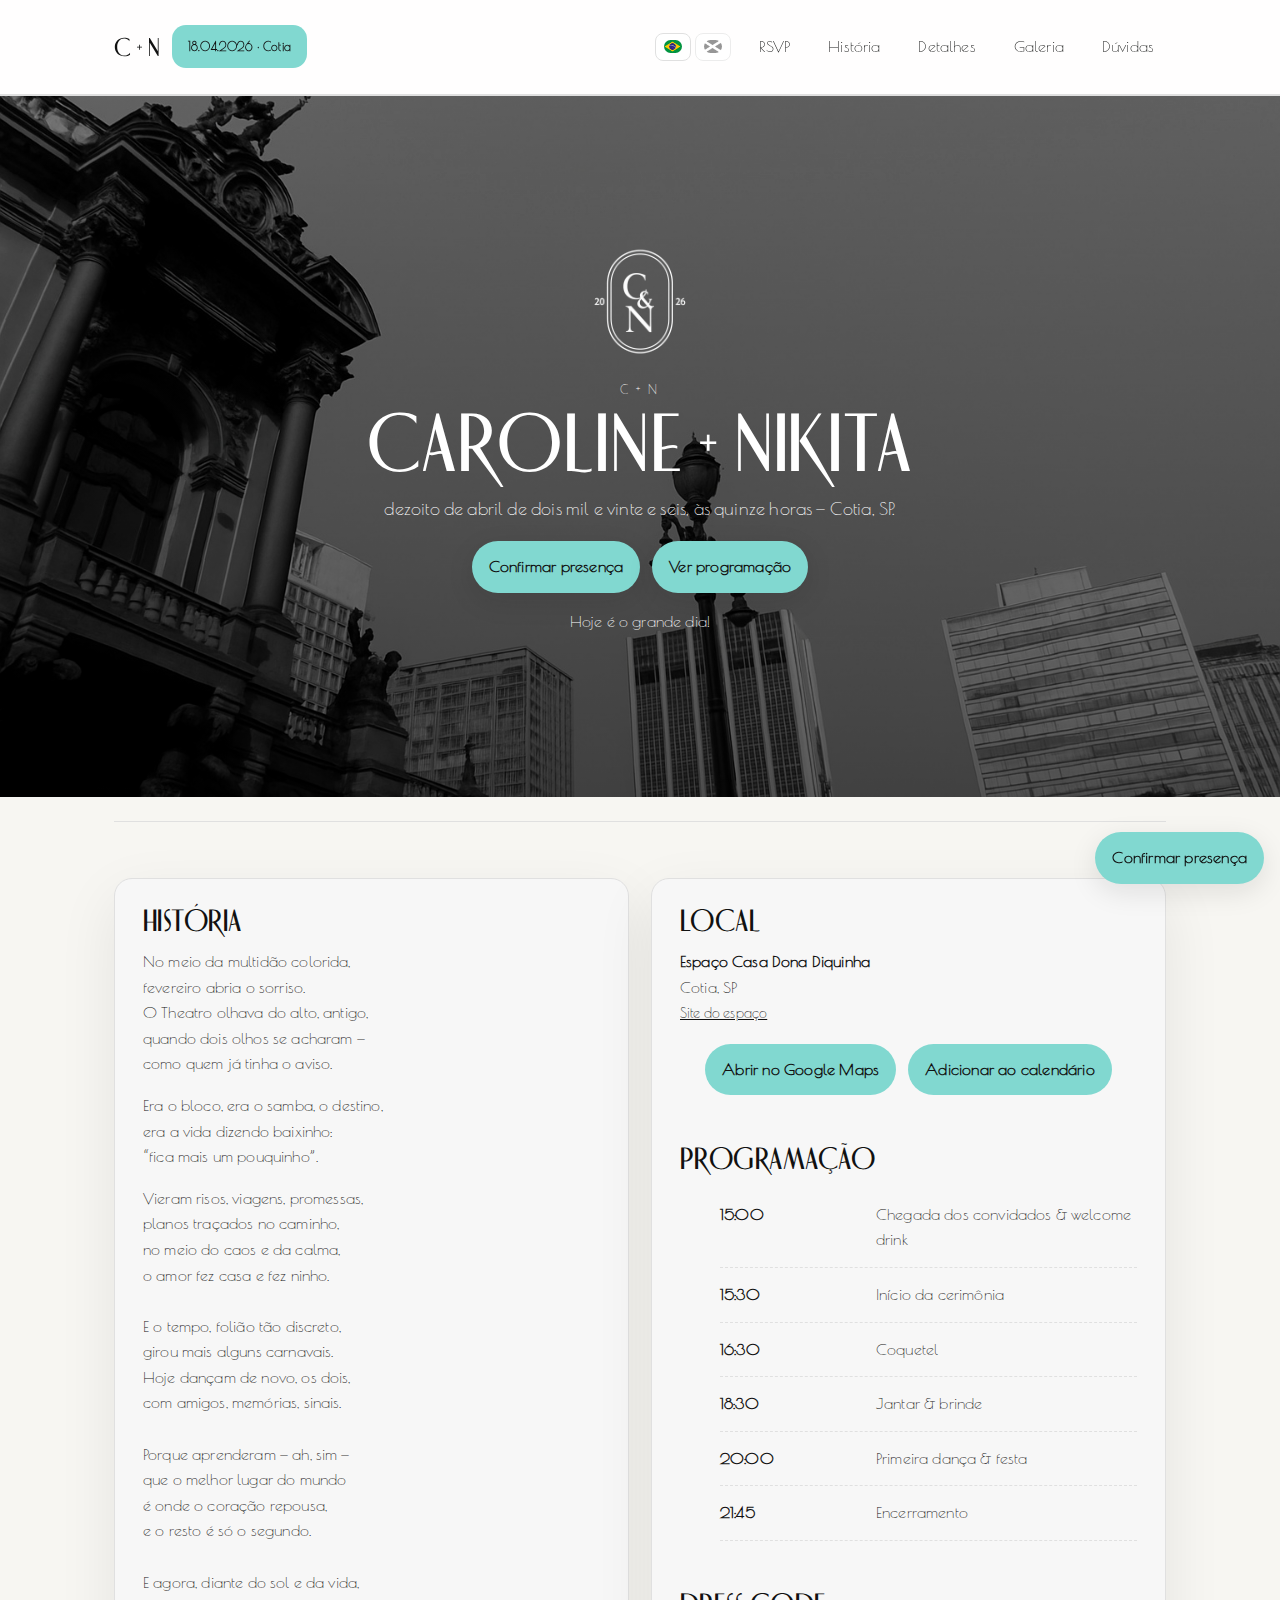
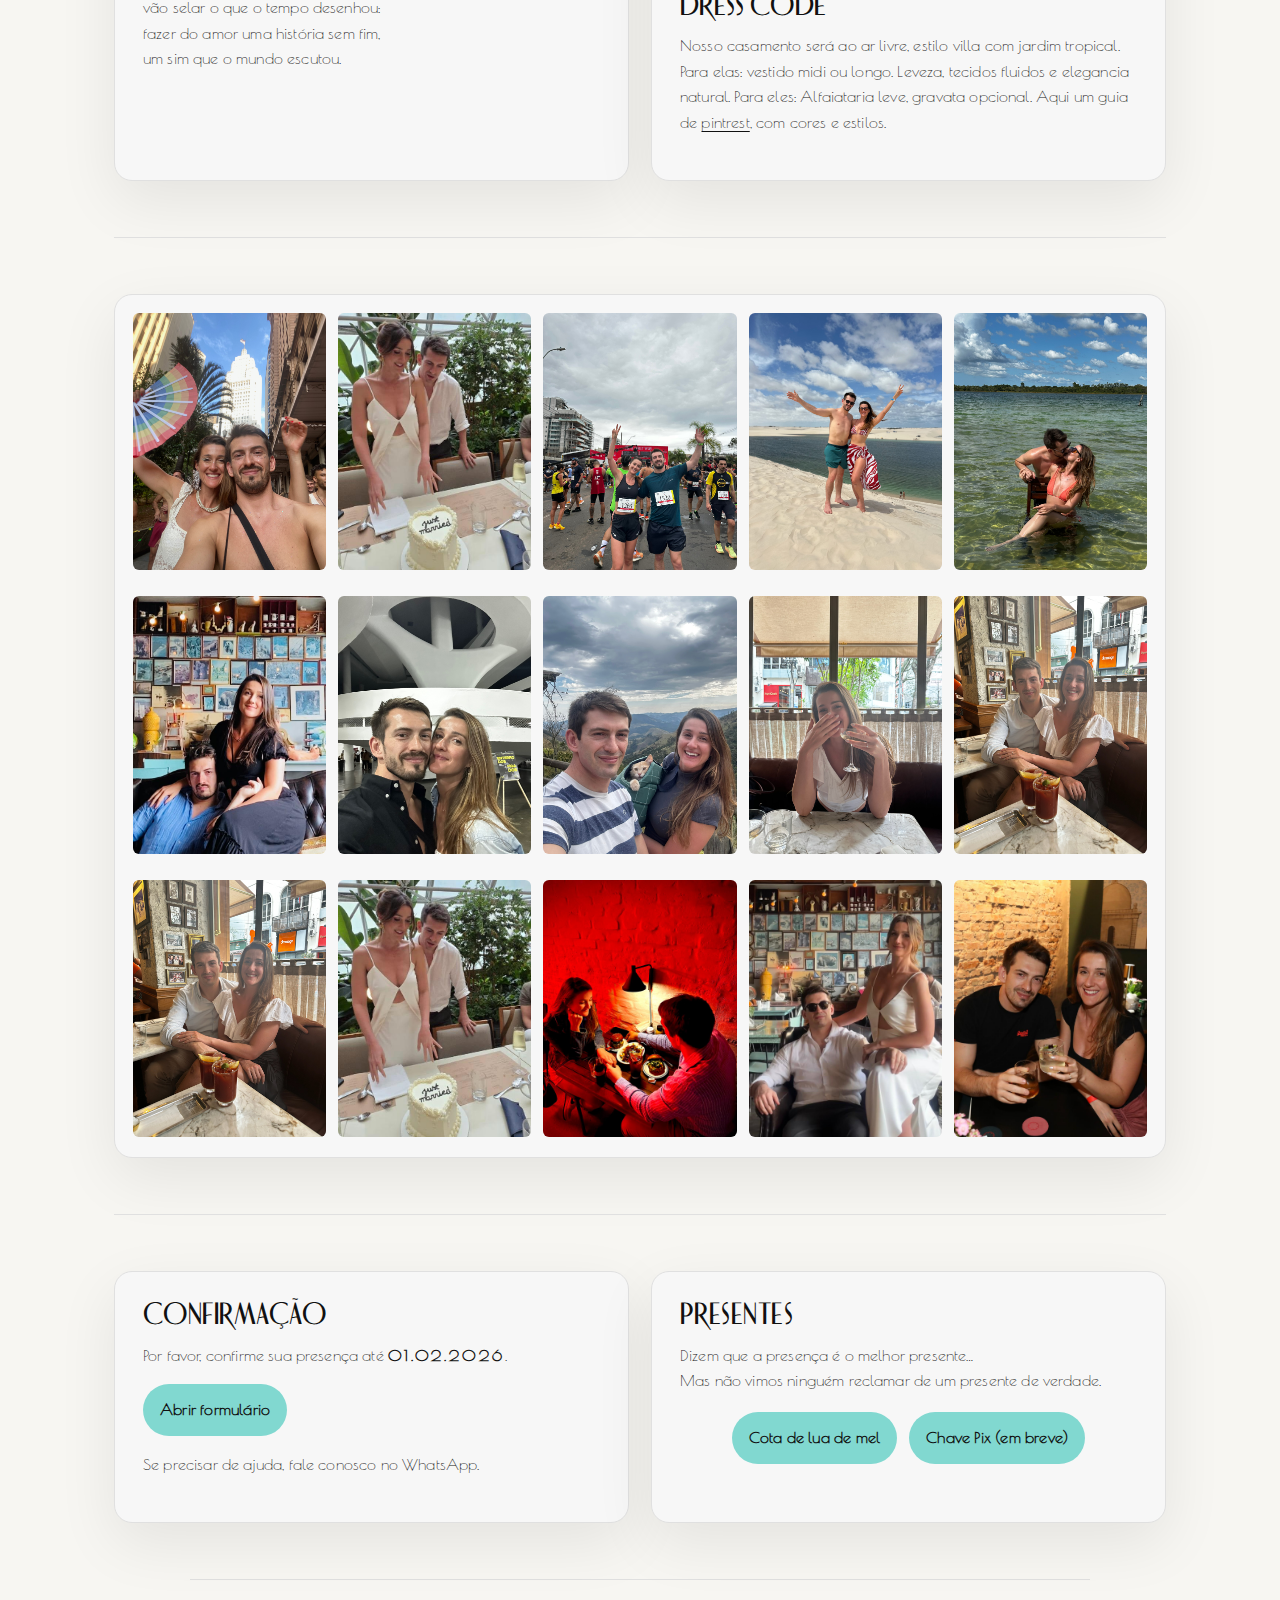
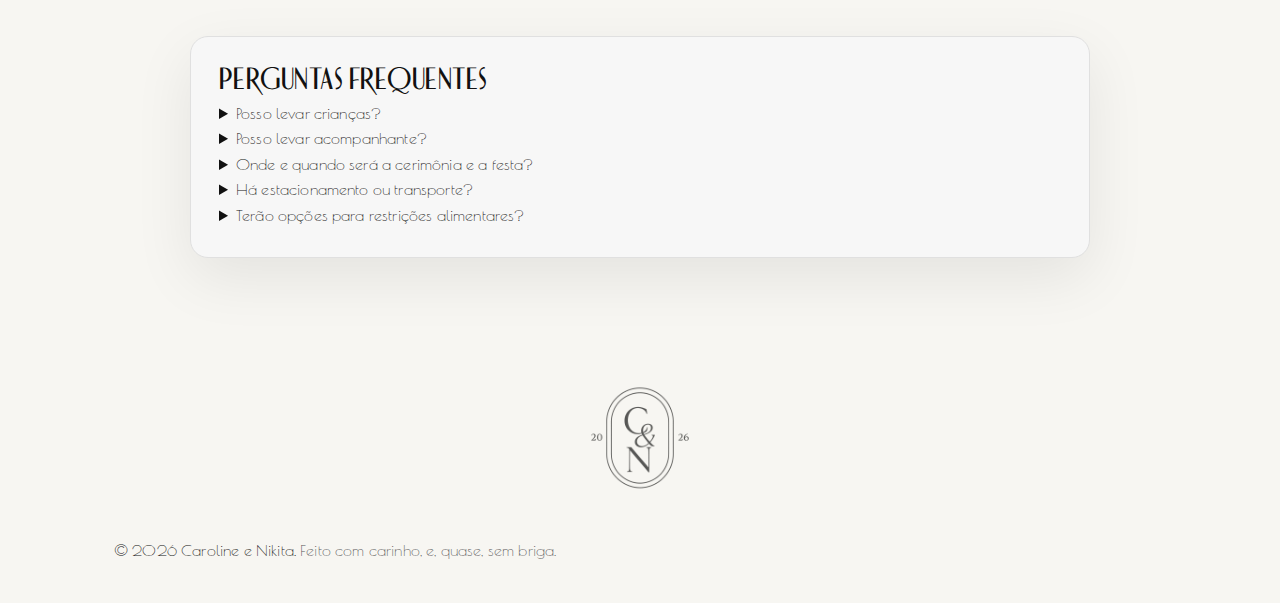
<file: index.html>
<!DOCTYPE html>
<html lang="pt-BR">
<head>
  <meta charset="utf-8" />
  <meta name="viewport" content="width=device-width, initial-scale=1" />
  <link rel="stylesheet" href="style.css"><!-- moved here -->
  <title>Caroline & Nikita — Casamento</title>
  <meta name="description" content="Guarde a data: 18/04/2026, em Espaço Casa Dona Diquinha — Cotia. Confirme presença e veja todos os detalhes." />
  <meta property="og:title" content="Caroline e Nikita — Casamento" />
  <meta property="og:description" content="Save the date: 18/04/2026 em Espaço Casa Dona Diquinha — Cotia." />
  <meta property="og:type" content="website" />
  <meta property="og:image" content="/cover_2.jpg" />
  <meta name="theme-color" content="#0B0B0B" />
  <link rel="preconnect" href="https://fonts.googleapis.com">
  <link rel="preconnect" href="https://fonts.gstatic.com" crossorigin>
  <link href="https://fonts.googleapis.com/css2?family=Playfair+Display:wght@400;600;700&family=Inter:wght@300;400;500;600&family=Poiret+One&display=swap" rel="stylesheet">
  <style>
    @font-face {
      font-family: 'Morrison';
      src: url('Morrison-Regular.otf') format('opentype');
      font-weight: normal;
      font-style: normal;
    }
    :root{
      --bg:#F7F6F2; --ink:#111; --muted:#555; --card:#f7f7f7; --line:#e0e0e0;
      --accent:#C1FFEA; --accent-ink:#0B3B2F; --radius:18px; --shadow:0 20px 60px rgba(0,0,0,.08);
    }
    *{box-sizing:border-box}
    html{scroll-behavior:smooth}
    body{margin:0;background:var(--bg);color:var(--ink);font-family:Inter,system-ui,Segoe UI,Roboto,Helvetica,Arial,sans-serif;line-height:1.6}
    a{color:var(--ink);text-decoration:none}
    a:hover{opacity:.85}
    img{max-width:100%;display:block;border-radius:14px}
    .container{max-width:1100px;margin:0 auto;padding:24px}

    /* NAV */
    header{position:sticky;top:0;z-index:40;background:rgba(255,255,255,.9);backdrop-filter:blur(10px);border-bottom:1px solid var(--line)}
    .nav{display:flex;align-items:center;justify-content:space-between;gap:16px}
    .brand{display:flex;align-items:center;gap:12px}
    .names{font-family:"Playfair Display",serif;font-size:20px}
    .chip {
      background: var(--bg);
      color: #111;
      font-weight: 800;
      font-size:12px;
      padding:6px 10px;
      border-radius:999px;
      border:1px solid var(--line);
      -webkit-text-stroke: 0;
      text-shadow: none;
      font-family: 'Poiret One', 'Inter', Arial, sans-serif;
    }
    .menu{display:flex;gap:14px;flex-wrap:wrap}
    .menu a{padding:10px 12px;border-radius:10px}

    /* HERO */
    .hero{position:relative;display:grid;place-items:center;min-height:78vh}
    .hero::before{content:"";position:absolute;inset:0;background:url('cover_2.jpg') center/cover no-repeat;filter:grayscale(.1) contrast(1.05);}
    .hero::after{content:"";position:absolute;inset:0;background:linear-gradient(180deg,rgba(0,0,0,.40),rgba(0,0,0,.65))}
    .hero-inner{position:relative;z-index:1;text-align:center;max-width:820px;padding:24px}
    .kicker{letter-spacing:.2em;text-transform:uppercase;font-size:12px;color:#fff}
    h1{font-family:"Playfair Display",serif;font-size:64px;line-height:1.06;margin:10px 0}
    .sub{color:#fff;font-size:18px}
    .cta{display:flex;gap:12px;justify-content:center;flex-wrap:wrap;margin-top:18px}
    .btn, .btn-primary, .pill, .chip {
      background: #81D8D0 !important;
      color: #111 !important;
      font-weight: 800;
      border: none;
      border-radius: 14px;
      padding: 12px 16px;
      display: inline-flex;
      align-items: center;
      gap: 8px;
      -webkit-text-stroke: 0;
      text-shadow: none;
      font-family: 'Poiret One', 'Inter', Arial, sans-serif;
    }

    /* BLOCKS */
    section{padding:56px 0;border-top:1px solid var(--line)}
    .card{background:var(--card);border:1px solid var(--line);border-radius:var(--radius);box-shadow:var(--shadow);padding:28px}
    .grid{display:grid;gap:22px}
    .two{grid-template-columns:repeat(2,minmax(0,1fr))}

    /* EDITORIAL LINES */
    .lines{font-family:"Playfair Display",serif;font-size:36px;line-height:1.2}
    .lines .muted{color:var(--muted)}

    /* TIMELINE */
    .timeline li{display:grid;grid-template-columns:140px 1fr;gap:16px;padding:14px 0;border-bottom:1px dashed var(--line)}

    /* MASONRY GALLERY */
    .masonry{column-count:3;column-gap:14px}
    .masonry img{break-inside:avoid;margin:0 0 14px;border-radius:12px}

    /* FLOATING RSVP */
    .floating-rsvp{position:fixed;right:16px;bottom:16px;z-index:50}
    .pill {
      display:inline-flex;align-items:center;gap:8px;padding:10px 14px;border-radius:999px;background:#000 !important;color:#d32f2f !important;font-weight:700;
      -webkit-text-stroke: 0 !important;
      text-shadow: none !important;
    }
    /* BODY/TEXT FONT */
    body, p, .muted, .timeline, .menu a, .small, input, textarea, label, .countdown {
      font-family: 'Poiret One', 'Inter', Arial, sans-serif !important;
      font-weight: 400;
      letter-spacing: 0.01em;
    }

    /* HEADINGS FONT */
    h1, h2, h3, .faq-title, .lines, .names {
      font-family: 'Morrison', 'Playfair Display', serif !important;
      font-weight: 400;
      letter-spacing: 0.02em;
    }

    /* ensure no stroke/shadow on chips/pills */
    .chip, .pill {
      -webkit-text-stroke: 0 !important;
      text-shadow: none !important;
    }

    @media (max-width:980px){
      .two{grid-template-columns:1fr}
      .masonry{column-count:2}
    }
    @media (max-width:640px){
      .two{grid-template-columns:1fr !important;}
      .grid.two{grid-template-columns:1fr !important;}
      .masonry{column-count:1 !important;}
      h1{font-size:40px}
      body, p, .muted, .timeline, .menu a, .small, input, textarea, label, .countdown {
        font-size: 1.08em;
      }
      .btn, .btn-primary, .pill, .chip {
        font-size: 1.08em;
        padding: 16px 20px;
        min-height: 48px;
      }
      .cta {
        gap: 16px;
      }
      .menu a {
        font-size: 1.08em;
        padding: 14px 16px;
      }
      .hero-inner {
        padding: 10px;
        max-width: 98vw;
      }
      .hero-inner img[alt*="Logo"] {
        max-width: 80px !important;
        margin-bottom: 10px !important;
      }
      .kicker {
        font-size: 10px;
        margin-bottom: 4px;
      }
      .sub {
        font-size: 15px;
      }
      /* FAQ card responsiveness */
      #faq.faq {
        max-width: 100vw !important;
        margin: 0 !important;
        padding: 0 0 24px 0 !important;
      }
      #faq .card {
        padding: 14px 6px !important;
        border-radius: 12px !important;
        box-shadow: 0 4px 24px rgba(0,0,0,0.04);
      }
      /* Bottom logo responsiveness */
      body > div[style*='logo_wedding_black'] {
        margin: 24px 0 0 0 !important;
      }
      body > div[style*='logo_wedding_black'] img {
        max-width: 70px !important;
      }
      /* NEW: Section and card spacing for mobile */
      section {
        padding: 28px 6vw 28px 6vw !important;
      }
      .container {
        padding-left: 2vw !important;
        padding-right: 2vw !important;
      }
      .card {
        padding: 16px 8px !important;
        margin-bottom: 18px !important;
      }
      .grid, .two {
        gap: 16px !important;
      }
      main.container {
        padding-left: 0 !important;
        padding-right: 0 !important;
      }
      header {
        padding: 0 0 0 0 !important;
        min-height: 0 !important;
      }
      .container.nav {
        flex-direction: column !important;
        align-items: flex-start !important;
        gap: 8px !important;
        padding: 10px 2vw 10px 2vw !important;
      }
      .brand {
        flex-direction: row;
        align-items: center;
        gap: 8px !important;
        font-size: 1em !important;
        margin-bottom: 2px !important;
      }
      .names {
        font-size: 18px !important;
      }
      .chip {
        font-size: 11px !important;
        padding: 4px 8px !important;
      }
      .menu {
        display: none !important;
      }
    }
  </style>
</head>
<body>
  <header>
    <div class="container nav" aria-label="Primary">
      <div class="brand">
        <span class="names" data-i18n="brand">C + N</span>
        <span class="chip" data-i18n="date">18.04.2026 · Cotia</span>
      </div>
      <div class="lang-toggle" role="group" aria-label="Language">
        <button class="lang-btn" data-lang="pt" aria-pressed="true" title="Português">
            <img src="flag_br.png" alt="Português" />
        </button>
        <button class="lang-btn" data-lang="en" aria-pressed="false" title="English">
            <img src="flag_sct.png" alt="English" />
        </button>
        </div>
      <nav class="menu" aria-label="Seções do site">
        <a href="#rsvp" data-i18n="nav_rsvp">RSVP</a>
        <a href="#historia" data-i18n="nav_historia">História</a>
        <a href="#detalhes" data-i18n="nav_detalhes">Detalhes</a>
        <a href="#galeria" data-i18n="nav_galeria">Galeria</a>
        <a href="#faq" data-i18n="nav_faq">Dúvidas</a>
      </nav>
    </div>
  </header>

  <section class="hero" id="top">
    <div class="hero-inner">
      <img src="logo_wedding.png" alt="Logo Caroline e Nikita" style="display:block;margin:0 auto 18px auto;max-width:120px;width:100%;height:auto;" />
      <div class="kicker" data-i18n="hero_kicker">C + N</div>
      <h1 data-i18n="hero_title">Caroline + Nikita</h1>
      <p class="sub" data-i18n="hero_sub">dezoito de abril de dois mil e vinte e seis, às quinze horas — Cotia, SP.</p>
      <div class="cta">
        <a class="btn-primary rsvpBtn" href="https://forms.gle/YdFvN8Kehuo6zc5s7" target="_blank" rel="noopener" data-i18n="hero_confirmar">Confirmar presença</a>
        <a class="btn-primary" href="#detalhes" data-i18n="hero_programacao">Ver programação</a>
      </div>
      <p class="small" id="countdown" aria-live="polite">…</p>
    </div>
  </section>

  <main class="container">
    <section id="historia" class="grid two">
      <div class="card">
        <h2 data-i18n="historia_title">História</h2>

        <p class="muted" data-i18n="historia_p1">
          No meio da multidão colorida,<br>
          fevereiro abria o sorriso.<br>
          O Theatro olhava do alto, antigo,<br>
          quando dois olhos se acharam —<br>
          como quem já tinha o aviso.
        </p>

        <p class="muted" data-i18n="historia_p2">
          Era o bloco, era o samba, o destino,<br>
          era a vida dizendo baixinho:<br>
          “fica mais um pouquinho”.
        </p>

        <p class="muted" data-i18n="historia_p3">
          Vieram risos, viagens, promessas,<br>
          planos traçados no caminho,<br>
          no meio do caos e da calma,<br>
          o amor fez casa e fez ninho.<br><br>

          E o tempo, folião tão discreto,<br>
          girou mais alguns carnavais.<br>
          Hoje dançam de novo, os dois,<br>
          com amigos, memórias, sinais.<br><br>

          Porque aprenderam — ah, sim —<br>
          que o melhor lugar do mundo<br>
          é onde o coração repousa,<br>
          e o resto é só o segundo.<br><br>

          E agora, diante do sol e da vida,<br>
          vão selar o que o tempo desenhou:<br>
          fazer do amor uma história sem fim,<br>
          um sim que o mundo escutou.
        </p>
      </div>
      <div class="card">
        <h2 data-i18n="local_title">Local</h2>
        <p class="muted"><strong>Espaço Casa Dona Diquinha</strong><br><span>Cotia, SP</span><br><a href="https://casadadonadiquinha.com.br/" target="_blank" rel="noopener" style="color:#111;text-decoration:underline;font-size:14px" data-i18n="local_site">Site do espaço</a></p>
        <div class="cta">
          <a class="btn" id="mapsLink" target="_blank" rel="noopener" data-i18n="open_maps">Abrir no Google Maps</a>
          <a class="btn" id="addCal" data-i18n="add_calendar">Adicionar ao calendário</a>
        </div>
        <!-- ----- -->
        <h2 style="margin-top:50px" data-i18n="programacao_title">Programação</h2>
        <ul class="timeline">
          <li><strong>15:00</strong><span data-i18n="timeline_1">Chegada dos convidados & welcome drink</span></li>
          <li><strong>15:30</strong><span data-i18n="timeline_2">Início da cerimônia</span></li>
          <li><strong>16:30</strong><span data-i18n="timeline_3">Coquetel</span></li>
          <li><strong>18:30</strong><span data-i18n="timeline_4">Jantar & brinde</span></li>
          <li><strong>20:00</strong><span data-i18n="timeline_5">Primeira dança & festa</span></li>
          <li><strong>21:45</strong><span data-i18n="timeline_6">Encerramento</span></li>
        </ul>
        <!-- ----- -->
        <h2 style="margin-top:50px" > Dress Code</h2>
        <p data-i18n="dresscode_desc">Nosso casamento será ao ar livre, estilo villa com jardim tropical. Para elas: vestido midi ou longo. Leveza, tecidos fluidos e elegancia natural. Para eles: Alfaiataria leve, gravata opcional. Aqui um guia de <a href="https://pin.it/5ovSbPhuX"
     target="_blank"
     rel="noopener"
     class="link-dicas">
    pintrest</a>, com cores e estilos.</p>
      </div>
    </section>

    <!-- <section id="detalhes" class="grid two">
      <div class="card">
        <h2 data-i18n="programacao_title">Programação</h2>
        <ul class="timeline">
          <li><strong>15:00</strong><span data-i18n="timeline_1">Chegada dos convidados & welcome drink</span></li>
          <li><strong>15:30</strong><span data-i18n="timeline_2">Início da cerimônia</span></li>
          <li><strong>16:30</strong><span data-i18n="timeline_3">Coquetel</span></li>
          <li><strong>18:30</strong><span data-i18n="timeline_4">Jantar & brindes</span></li>
          <li><strong>20:00</strong><span data-i18n="timeline_5">Primeira dança & festa</span></li>
          <li><strong>21:45</strong><span data-i18n="timeline_6">Encerramento</span></li>
        </ul>
      </div>
      <div class="card">
        <h3>Dress Code</h3>
        <p class="muted" data-i18n="dresscode_desc">Minimalista chic / esporte fino. Tons neutros bem‑vindos.</p>
        <h3 style="margin-top:18px" data-i18n="onde_ficar_title">Onde ficar</h3>
        <ul class="muted">
          <li data-i18n="hotel_a">Hotel A — 10 min do local</li>
          <li data-i18n="hotel_b">Hotel B — 15 min do local</li>
          <li data-i18n="pousada">Pousada — 5 min a pé</li>
        </ul>
      </div>
    </section> -->

    <!-- <section id="galeria">
      <div class="card" style="padding:18px 18px 6px">
        <div class="masonry" aria-label="Galeria de fotos">
          <img src="gallery/1.JPG" alt="" />
          <img src="gallery/2.jpeg" alt="" />
          <img src="gallery/3.JPG" alt="" />
          <img src="gallery/4.JPG" alt="" />
          <img src="gallery/5.JPG" alt="" />
          <img src="gallery/6.JPG" alt="" />
          <img src="gallery/7.JPG" alt="" />
          <img src="gallery/8.JPG" alt="" />
          <img src="gallery/9.JPG" alt="" />
          <img src="gallery/10.JPG" alt="" />
          <img src="gallery/11.JPG" alt="" />
          <img src="gallery/12.jpeg" alt="" />
        </div>
      </div>
    </section> -->
    <section id="galeria">
      <div class="card" style="padding:18px 18px 6px">
        <div class="masonry" aria-label="Galeria de fotos">
          <img src="gallery/1.JPG" alt="" />
          <img src="gallery/2.jpeg" alt="" />
          <img src="gallery/3.JPG" alt="" />
          <img src="gallery/4.JPG" alt="" />
          <img src="gallery/5.JPG" alt="" />
          <img src="gallery/6.JPG" alt="" />
          <img src="gallery/7.JPG" alt="" />
          <img src="gallery/8.JPG" alt="" />
          <img src="gallery/9.JPG" alt="" />
          <img src="gallery/10.JPG" alt="" />
          <img src="gallery/11.JPG" alt="" />
          <img src="gallery/12.jpeg" alt="" />
          <img src="gallery/13.jpeg" alt="" />
          <img src="gallery/14.jpeg" alt="" />
          <img src="gallery/15.jpeg" alt="" />
        </div>
      </div>

      <style>
        .masonry {
          display: grid;
          grid-template-columns: repeat(auto-fill, minmax(180px, 1fr));
          gap: 12px;
        }

        .masonry img {
          width: 100%;
          aspect-ratio: 3 / 4;   /* uniform editorial look */
          object-fit: cover;
          border-radius: 6px;
          display: block;
        }
      </style>
    </section>


    <section id="rsvp" class="grid two">
      <div class="card">
        <h2 data-i18n="rsvp_title">Confirmação</h2>
        <p class="muted" data-i18n="rsvp_desc">Por favor, confirme sua presença até <strong style="letter-spacing:0.18em;">01.02.2026</strong>.</p>
        <a class="btn rsvpBtn" href="https://forms.gle/YdFvN8Kehuo6zc5s7" target="_blank" rel="noopener" data-i18n="rsvp_form">Abrir formulário</a>
        <p class="small" data-i18n="rsvp_help">Se precisar de ajuda, fale conosco no WhatsApp.</p>
      </div>
      <div class="card">
        <h2 data-i18n="presentes_title">Presentes</h2>
        <p class="muted" data-i18n="presentes_desc">Dizem que a presença é o melhor presente…<br>Mas não vimos ninguém reclamar de um presente de verdade.</p>
        <div class="cta">
          <!-- <a class="btn" href="#" aria-disabled="true" data-i18n="lista_loja">Lista em loja (em breve)</a> -->
          <a class="btn" href="https://sites.icasei.com.br/nikitacaroline/pages/36313912" target="_blank" rel="noopener noreferrer" data-i18n="cota_lua_de_mel">Cota de lua de mel</a>
          <a class="btn" href="#" aria-disabled="true" data-i18n="chave_pix">Chave Pix (em breve)</a>
        </div>
      </div>
    </section>

    <section id="faq" class="faq" style="max-width:900px;margin:0 auto;">
      <div class="card">
        <h2 class="visually-hidden" data-i18n="faq_title">Perguntas frequentes</h2>

        <!-- <details>
          <summary data-i18n="faq_q1">Existe lista de presentes?</summary>
          <p class="muted" data-i18n="faq_a1">
            O seu carinho é o melhor presente. Mas, se ainda assim quiser contribuir, deixamos uma lista em
            <a href="[loja/link]" target="_blank" rel="noopener">[loja/link]</a> — e algumas cotas de lua de mel, caso queira ajudar a nos tirar da rotina.
          </p>
        </details> -->

        <details>
          <summary data-i18n="faq_q2">Posso levar crianças?</summary>
          <p class="muted" data-i18n="faq_a2">
            Sim, claro. As crianças são bem-vindas — só pedimos que tragam também os pais. O espaço será acolhedor e seguro para famílias.
          </p>
        </details>

        <details>
          <summary data-i18n="faq_q3">Posso levar acompanhante?</summary>
          <p class="muted" data-i18n="faq_a3">
            Temos capacidade limitada, por isso os convites valem apenas para os nomes indicados.
          </p>
        </details>

        <!-- <details>
          <summary data-i18n="faq_q4">Qual é o dress code?</summary>
          <p class="muted" data-i18n="faq_a4">
            Nosso casamento será ao ar livre, estilo villa com jardim tropical. Para elas: vestido midi ou longo. Leveza, tecidos fluidos e elegancia natural. Para eles: Alfaiataria leve, gravata opcional.
          </p>
        </details> -->

        <details>
          <summary data-i18n="faq_q5">Onde e quando será a cerimônia e a festa?</summary>
          <p class="muted" data-i18n="faq_a5">
            Cerimônia: Estr. Taguaí, 370 – Chácara do Refúgio, Carapicuíba – SP, 06342-000, às 15h.<br>
            Recomendamos chegar no estilo europeu... ou seja, exatamente no horário.
          </p>
        </details>

        <!-- <details>
          <summary data-i18n="faq_q6">O que seria o melhor presente?</summary>
          <p class="muted" data-i18n="faq_a6">
            Ah, como você é insistente nesse tópico — e nós agradecemos! Temos uma lista online, mas não há maior demonstração de carinho do que um PIX bem feito.
          </p>
        </details> -->

        <!-- <details>
          <summary data-i18n="faq_q7">Como confirmar presença (RSVP) e até quando?</summary>
          <p class="muted" data-i18n="faq_a7">
            Confirme até <strong>01.11.2025</strong> pelo formulário neste site ou pelo WhatsApp.<br>
            Sua confirmação nos ajuda na organização — e garante seu lugar na pista de dança (ou no bar, se preferir).
          </p>
        </details> -->

        <details>
          <summary data-i18n="faq_q8">Há estacionamento ou transporte?</summary>
          <p class="muted" data-i18n="faq_a8">
            Há estacionamento no local. Mas teremos um excelente bar, então o uso de aplicativos de transporte pode ser a escolha mais sábia da noite.
          </p>
        </details>

        <details>
          <summary data-i18n="faq_q9">Terão opções para restrições alimentares?</summary>
          <p class="muted" data-i18n="faq_a9">
            Sim. Informe no formulário ou pelo WhatsApp se você tiver alguma restrição. Prometemos que ninguém vai sair só com salada no prato.
          </p>
        </details>

        <!-- <details>
          <summary data-i18n="faq_q10">Há algo que vocês realmente gostariam de ganhar?</summary>
          <p class="muted" data-i18n="faq_a10">
            Com certeza: a sua presença, o carinho e algumas boas histórias na pista de dança.<br>
            Mas, se a intenção for presentear, aceitamos contribuições para a nossa lua de mel — ou um bom vinho, se for irresistível.
          </p>
        </details> -->

        <!-- <details>
          <summary data-i18n="faq_q11">Posso tirar fotos e postar nas redes?</summary>
          <p class="muted" data-i18n="faq_a11">
            Com certeza. Use a hashtag <strong>#CeN2026</strong> — assim conseguimos fingir que as fotos espontâneas foram planejadas.
          </p>
        </details> -->

        <!-- <details>
          <summary data-i18n="faq_q12">E se chover / plano B?</summary>
          <p class="muted" data-i18n="faq_a12">
            Temos estrutura preparada para qualquer clima. E, sinceramente, se chover, pode até ficar mais bonito. O importante é celebrar juntos.
          </p>
        </details> -->
      </div>
    </section>
  </main>

  <div style="width:100vw;display:flex;justify-content:center;align-items:center;margin:40px 0 0 0;">
    <img src="logo_wedding_black.png" alt="Logo Caroline e Nikita Black" style="max-width:120px;width:100%;height:auto;opacity:0.7;" />
  </div>

  <div class="floating-rsvp">
    <a class="btn-primary" style="background:#fff;color:#111;font-weight:800;" href="https://forms.gle/YdFvN8Kehuo6zc5s7" target="_blank" rel="noopener" data-i18n="hero_confirmar">Confirmar presença</a>
  </div>

  <footer>
    <div class="container">
      <p class="small">© <span id="year"></span> Caroline e Nikita. <span style="color:var(--muted)" data-i18n="footer_credit">Feito com carinho, e, quase, sem briga.</span></p>
    </div>
  </footer>

  <script>
    const $=(s,a=false)=>a?[...document.querySelectorAll(s)]:document.querySelector(s);
    const weddingDate=new Date('2026-04-18T16:00:00-03:00');
    function tick() {
        const el = document.querySelector('#countdown');
        if (!el) return;

        const diff = +weddingDate - Date.now();
        const lang = (document.documentElement.getAttribute('lang') || 'pt').toLowerCase();

        if (diff <= 0) {
            el.textContent = lang === 'en' ? "Today's the big day!" : 'Hoje é o grande dia!';
            return;
        }

        const d = Math.floor(diff / 86400000);
        const h = Math.floor((diff % 86400000) / 3600000);
        const m = Math.floor((diff % 3600000) / 60000);

        if (lang === 'en') {
            const ds = d === 1 ? 'day' : 'days';
            const hs = h === 1 ? 'hour' : 'hours';
            const ms = m === 1 ? 'minute' : 'minutes';
            el.textContent = `${d} ${ds}, ${h} ${hs} and ${m} ${ms} to go!`;
        } else {
            // PT (original)
            el.textContent = `Faltam ${d} dias, ${h}h e ${m}min`;
        }
    }
    tick();
    setInterval(tick, 60 * 1000); // every minute is enough
    document.addEventListener('langchange', tick);
    
    const mapsUrl='https://www.google.com/maps/search/?api=1&query='+encodeURIComponent('Espaço Casa Dona Diquinha, Cotia');
    const mapsLink=document.getElementById('mapsLink'); if(mapsLink) mapsLink.href=mapsUrl;

    const addCal=$('#addCal'); if(addCal){
      addCal.addEventListener('click',e=>{
        e.preventDefault();
        const title=encodeURIComponent('Caroline e Nikita — Casamento');
        const start='20260418T190000Z';
        const end='20260418T230000Z';
        const details=encodeURIComponent('Junte-se a nós no Espaço Casa Dona Diquinha — Cotia. Mais info: '+location.href);
        const locationTxt=encodeURIComponent('Espaço Casa Dona Diquinha, Cotia, SP');
        const url=`https://calendar.google.com/calendar/render?action=TEMPLATE&text=${title}&dates=${start}/${end}&details=${details}&location=${locationTxt}`;
        window.open(url,'_blank','noopener');
      });
    }

    const rsvpParam = new URLSearchParams(location.search).get('rsvp');
    if (rsvpParam) document.querySelectorAll('.rsvpBtn').forEach(a => a.href = rsvpParam);

    const y=new Date().getFullYear(); const yEl=document.getElementById('year'); if(yEl) yEl.textContent=y;

    // i18n translations
    window.I18N = {
        brand: { en: 'C + N' },
        date: { en: '18.04.2026 · Cotia' },

        nav_rsvp: { en: 'RSVP' },
        nav_historia: { en: 'Story' },
        nav_detalhes: { en: 'Details' },
        nav_galeria: { en: 'Gallery' },
        nav_faq: { en: 'FAQ' },

        hero_kicker: { en: 'C + N' },
        hero_title: { en: 'Caroline + Nikita' },
        hero_sub: { en: 'Saturday, the eighteenth of April, twenty and twenty-six, at three o’clock in the afternoon — Cotia, SP.' },
        hero_confirmar: { en: 'Confirm attendance' },
        hero_programacao: { en: 'See schedule' },

        historia_title: { en: 'Story' },
        // historia_p1: { en: 'Caroline and Nikita met in February 2020.<br>In the middle of thousands of people, in front of the Theatro Municipal de São Paulo, at Caetano Veloso’s Carnival block, their eyes met and, among confetti and streamers, they found each other.' },
        // historia_p2: { en: 'Since that day, there have been trips, laughter, dinners, plans, and a partnership that only grew. Through chaos and calm, samba and running, they discovered the best place in the world is wherever they are together.' },
        // historia_p3: { en: 'Now, a few carnivals later, it’s time to celebrate this story with everyone who has been part of it.' },
        historia_p1: {en: 'In the middle of the colorful crowd,<br>February smiled wide.<br>The theatre watched from above, old and grand,<br>when two eyes found each other —<br>as if they had always known the sign.'},
        historia_p2: {en: 'It was the music, the samba, the moment,<br>life whispering softly:<br>“stay a little longer.”'},
        historia_p3: {en: 'Came laughter, journeys, promises,<br>plans drawn along the way,<br>and amid chaos and calm,<br>love built its home, its nest.<br><br>And time — a discreet reveler —<br>spun through a few more carnivals.<br>Today they dance again, the two of them,<br>with friends, memories, signs.<br><br>Because they learned — oh yes —<br>that the best place in the world<br>is where the heart rests,<br>and all else comes after.<br><br>And now, before the sun and life,<br>they will seal what time has drawn:<br>to make love a story without end,<br>a “yes” the world has heard.' },

        local_title: { en: 'Venue' },
        local_site: { en: 'Venue website' },
        open_maps: { en: 'Open in Google Maps' },
        add_calendar: { en: 'Add to calendar' },

        programacao_title: { en: 'Schedule' },
        timeline_1: { en: 'Guest arrival & welcome drink' },
        timeline_2: { en: 'Start of ceremony' },
        timeline_3: { en: 'Cocktail hour' },
        timeline_4: { en: 'Dinner & toast' },
        timeline_5: { en: 'First dance & party' },
        timeline_6: { en: 'End of party' },

        dresscode_desc: {en: 'Our wedding will be outdoors, in a villa-style setting with a tropical garden. For the ladies: mid or long dresses — light, flowing fabrics and natural elegance. For the gentlemen: light tailoring, tie optional. Here is a <a href="https://pin.it/5ovSbPhuX" target="_blank" rel="noopener" class="link-dicas"> pintrest</a> board for guidance.' },
        onde_ficar_title: { en: 'Where to stay' },
        hotel_a: { en: 'Hotel A — 10 min from venue' },
        hotel_b: { en: 'Hotel B — 15 min from venue' },
        pousada: { en: 'Inn — 5 min walk' },

        rsvp_title: { en: 'RSVP' },
        rsvp_desc: { en: 'Please confirm your attendance by <strong style="letter-spacing:0.18em;">01.02.2026</strong>.' },
        rsvp_form: { en: 'Open form' },
        rsvp_help: { en: 'If you need any help, please contact us on WhatsApp.' },

        presentes_title: { en: 'Gifts' },
        presentes_desc: { en: 'They say your presence is the best gift…<br>But we haven’t seen anyone complain about a real gift.' },
        lista_loja: { en: 'Gift registry (coming soon)' },
        cota_lua_de_mel: { en: 'Honeymoon fund (coming soon)' },
        chave_pix: { en: 'Pix key (coming soon)' },

        faq_title: { en: 'Frequently Asked Questions' },
        faq_q1: { en: 'Is there a gift registry?' },
        faq_a1: { en: 'Your love is the best gift. However, if you still want to contribute, we’ve set up a list at <a href="[loja/link]" target="_blank" rel="noopener">[loja/link]</a> — and some honeymoon funds, in case you’d like to help us escape our routine.' },
        faq_q2: { en: 'Can I bring children?' },
        faq_a2: { en: 'Yes, of course. Children are welcome — we just ask that they bring their parents too. The venue will be welcoming and safe for families.' },
        faq_q3: { en: 'Can I bring a guest?' },
        faq_a3: { en: 'We have limited capacity, so invitations are only valid for the named guests. But we promise good conversations and plenty of company during the party.' },
        faq_q4: { en: 'What’s the dress code?' },
        faq_a4: { en: 'Our wedding will be outdoors, in a villa-style setting with a tropical garden. For the ladies: mid or long dresses — light, flowing fabrics and natural elegance. For the gentlemen: light tailoring, tie optional.' },
        faq_q5: { en: 'Where and when will the ceremony and party be?' },
        faq_a5: { en: 'Ceremony: Estr. Taguaí, 370 – Chácara do Refúgio, Carapicuíba – SP, 06342-000, at 3 PM.<br>We recommend arriving in European style... in other words, exactly on time.' },
        faq_q6: { en: 'What would be the best gift?' },
        faq_a6: { en: 'Oh, you’re so persistent on this subject — and we appreciate it! We have an online list, but there’s no greater demonstration of affection than a bank transfer to our Swiss bank account.' },
        faq_q7: { en: 'How and until when can I RSVP?' },
        faq_a7: { en: 'Please RSVP by <strong>01.11.2025</strong> via the form on this site or WhatsApp.<br>Your confirmation helps us organize — and guarantees your spot on the dance floor (or at the bar, if you prefer).' },
        faq_q8: { en: 'Is there parking or transportation?' },
        faq_a8: { en: 'There is parking on site. However, we will have an excellent bar, so using a ride-share app might be the wisest choice of the night.' },
        faq_q9: { en: 'Will there be options for dietary restrictions?' },
        faq_a9: { en: 'Yes. Please let us know in the form or via WhatsApp if you have any restrictions. We promise no one will leave with only salad on their plate.' },
        faq_q10: { en: 'Is there anything you two really want to receive?' },
        faq_a10: { en: 'Absolutely: your presence, love, and some good stories on the dance floor.<br>But if you really want to give something, we welcome contributions to our honeymoon — or a good bottle of wine, if it’s irresistible.' },
        faq_q11: { en: 'Can I take photos and post them on social media?' },
        faq_a11: { en: 'Absolutely, feel free to give the algorithm what it wants. Use the hashtag <strong>#CeN2026</strong> — that way we can pretend the candid photos were planned.' },
        faq_q12: { en: 'What if it rains / Plan B?' },
        faq_a12: { en: 'We have a plan in place for any weather. And honestly, if it rains, it could even be more beautiful. The important thing is celebrating together.' },

        footer_credit: { en: 'Made with love and (almost) no fighting.' }
    };
    // let currentLang = 'pt';
    // document.getElementById('langToggle').onclick = function() {
    //   currentLang = currentLang === 'pt' ? 'en' : 'pt';
    //   this.textContent = currentLang === 'pt' ? 'EN' : 'PT';
    //   document.querySelectorAll('[data-i18n]').forEach(el => {
    //     const key = el.getAttribute('data-i18n');
    //     if (currentLang === 'pt' || !translations.en[key]) return el.innerHTML = el.dataset.original || el.innerHTML;
    //     if (!el.dataset.original) el.dataset.original = el.innerHTML;
    //     el.innerHTML = translations.en[key];
    //   });
    // };
  </script>
  <script src="script.js"></script>
</body>
</html>
</file>
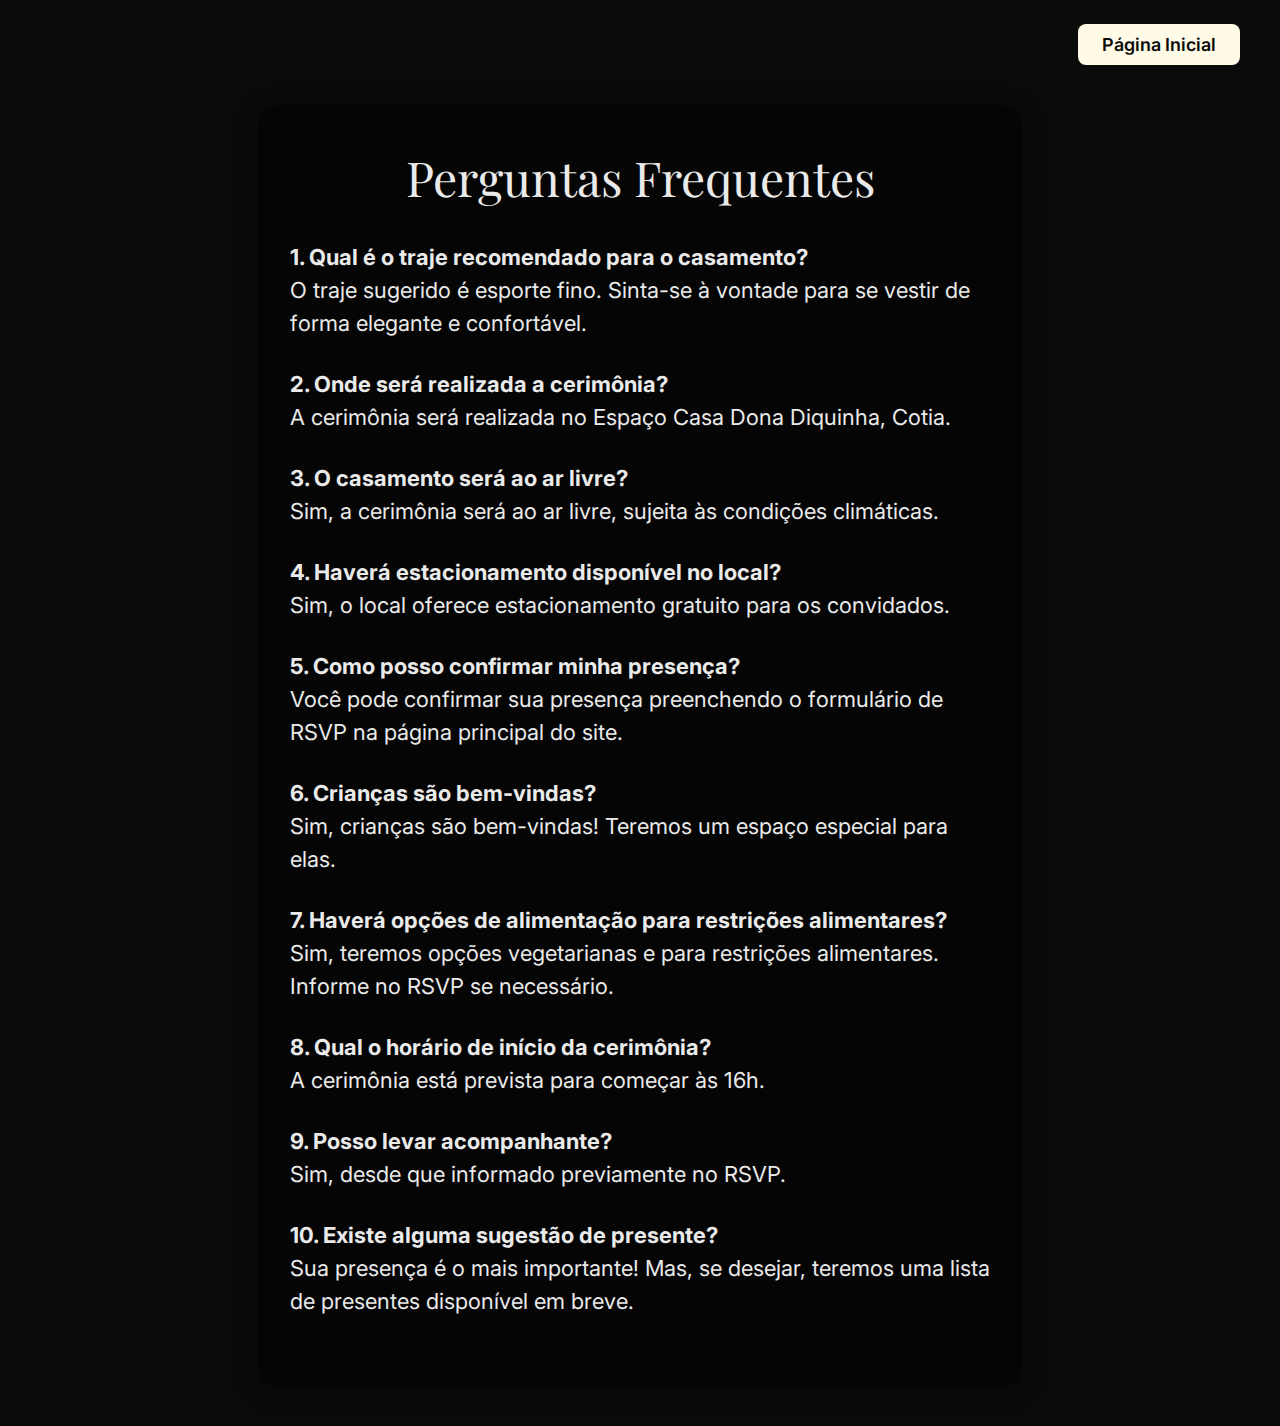
<file: faq.html>
<!DOCTYPE html>
<html lang="pt-BR">
<head>
<meta charset="utf-8" />
<meta name="viewport" content="width=device-width, initial-scale=1" />
<title>FAQ — Caroline e Nikita</title>
<link href="https://fonts.googleapis.com/css2?family=Playfair+Display:wght@400;600;700&family=Inter:wght@300;400;500;600&display=swap" rel="stylesheet">
<style>
body { margin:0; font-family:'Inter',sans-serif; background:#0B0B0B; color:#eaeaea; }
.header { display:flex; justify-content:flex-end; align-items:center; padding:24px 40px 0 40px; }
.back-btn { background:#fffbe6; color:#0B0B0B; font-family:'Inter',sans-serif; font-weight:600; border:none; border-radius:8px; padding:10px 24px; font-size:18px; cursor:pointer; transition:background .2s; }
.back-btn:hover { background:#ffe066; }
.faq-container { max-width:700px; margin:40px auto; background:rgba(0,0,0,0.5); border-radius:20px; box-shadow:0 4px 24px #0008; padding:40px 32px; }
.faq-title { font-family:'Playfair Display',serif; font-size:48px; margin-bottom:32px; text-align:center; }
.faq-list { list-style:none; padding:0; }
.faq-list li { margin-bottom:28px; font-size:22px; line-height:1.5; }
</style>
</head>
<body>
<div class="header">
  <button class="back-btn" onclick="window.location.href='index.html'">Página Inicial</button>
</div>
<div class="faq-container">
  <div class="faq-title">Perguntas Frequentes</div>
  <ul class="faq-list">
    <li><strong>1. Qual é o traje recomendado para o casamento?</strong><br>O traje sugerido é esporte fino. Sinta-se à vontade para se vestir de forma elegante e confortável.</li>
    <li><strong>2. Onde será realizada a cerimônia?</strong><br>A cerimônia será realizada no Espaço Casa Dona Diquinha, Cotia.</li>
    <li><strong>3. O casamento será ao ar livre?</strong><br>Sim, a cerimônia será ao ar livre, sujeita às condições climáticas.</li>
    <li><strong>4. Haverá estacionamento disponível no local?</strong><br>Sim, o local oferece estacionamento gratuito para os convidados.</li>
    <li><strong>5. Como posso confirmar minha presença?</strong><br>Você pode confirmar sua presença preenchendo o formulário de RSVP na página principal do site.</li>
    <li><strong>6. Crianças são bem-vindas?</strong><br>Sim, crianças são bem-vindas! Teremos um espaço especial para elas.</li>
    <li><strong>7. Haverá opções de alimentação para restrições alimentares?</strong><br>Sim, teremos opções vegetarianas e para restrições alimentares. Informe no RSVP se necessário.</li>
    <li><strong>8. Qual o horário de início da cerimônia?</strong><br>A cerimônia está prevista para começar às 16h.</li>
    <li><strong>9. Posso levar acompanhante?</strong><br>Sim, desde que informado previamente no RSVP.</li>
    <li><strong>10. Existe alguma sugestão de presente?</strong><br>Sua presença é o mais importante! Mas, se desejar, teremos uma lista de presentes disponível em breve.</li>
  </ul>
</div>
</body>
</html>
</file>
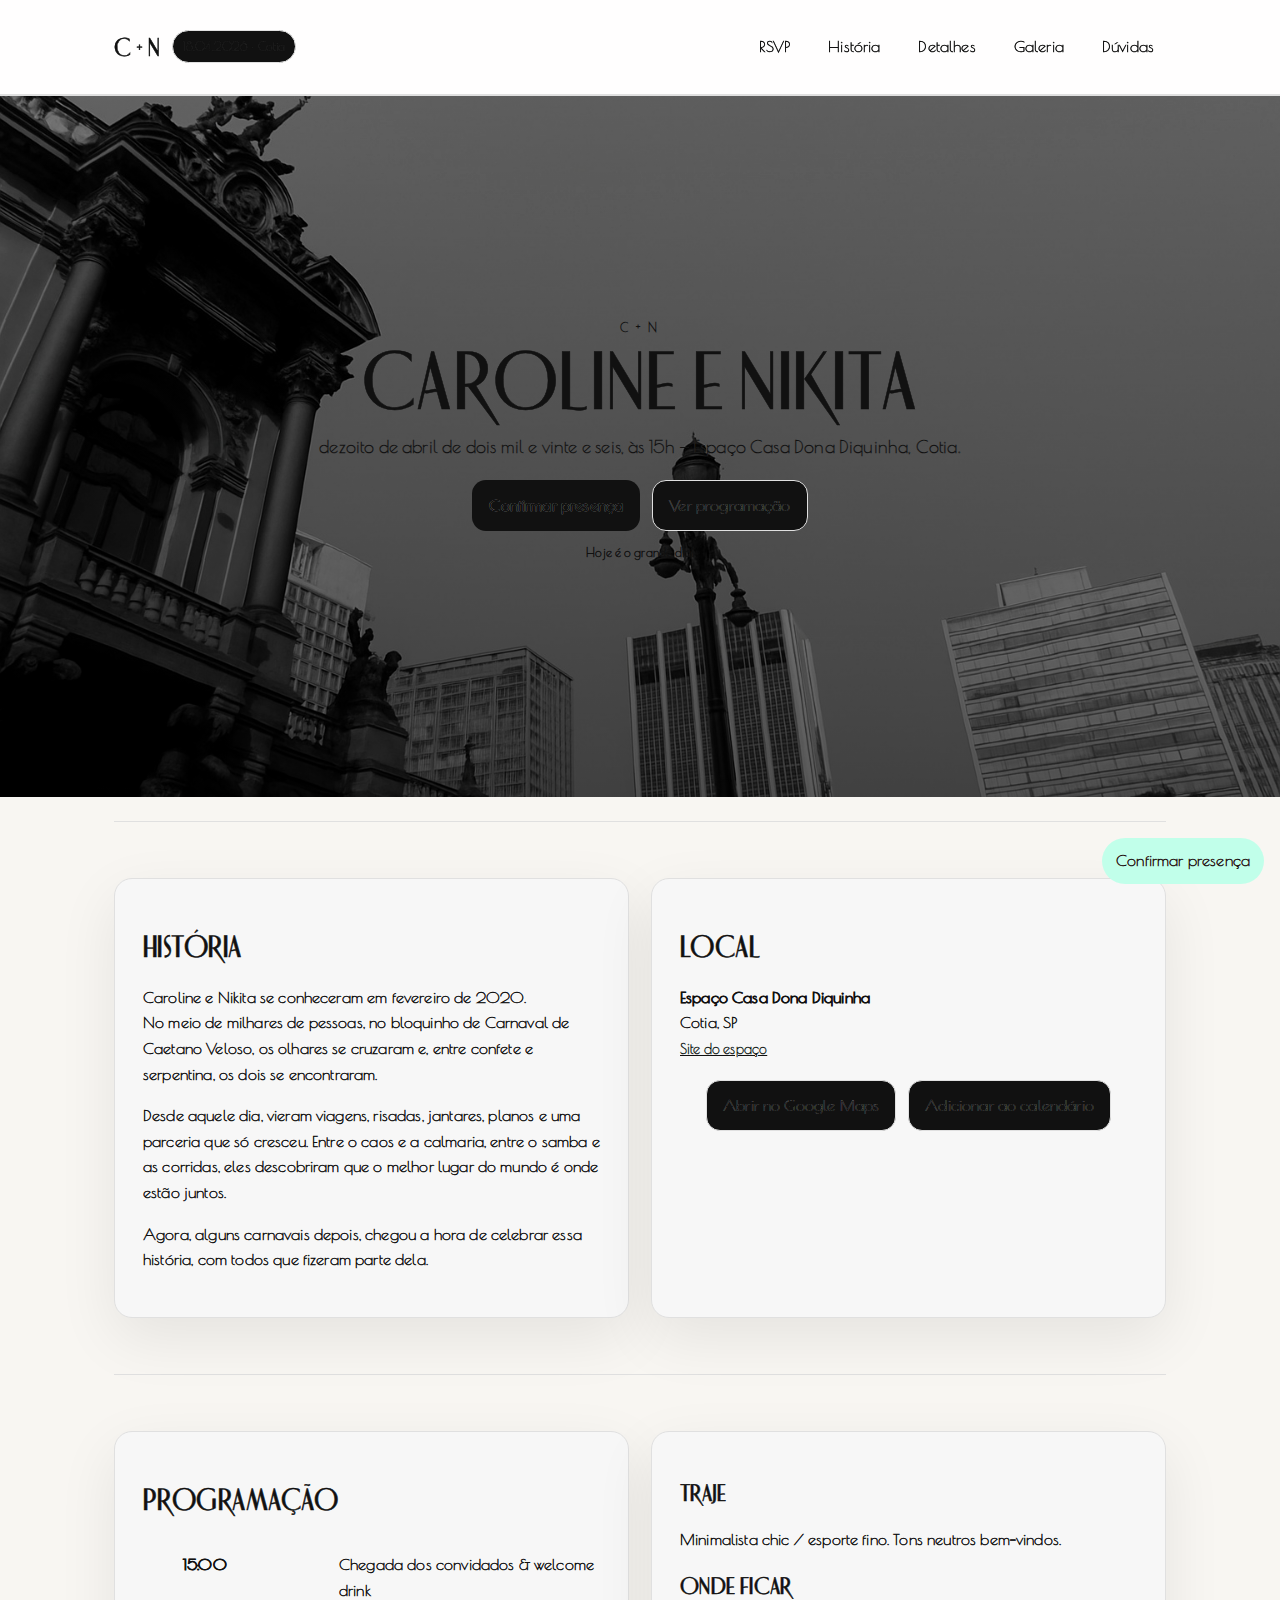
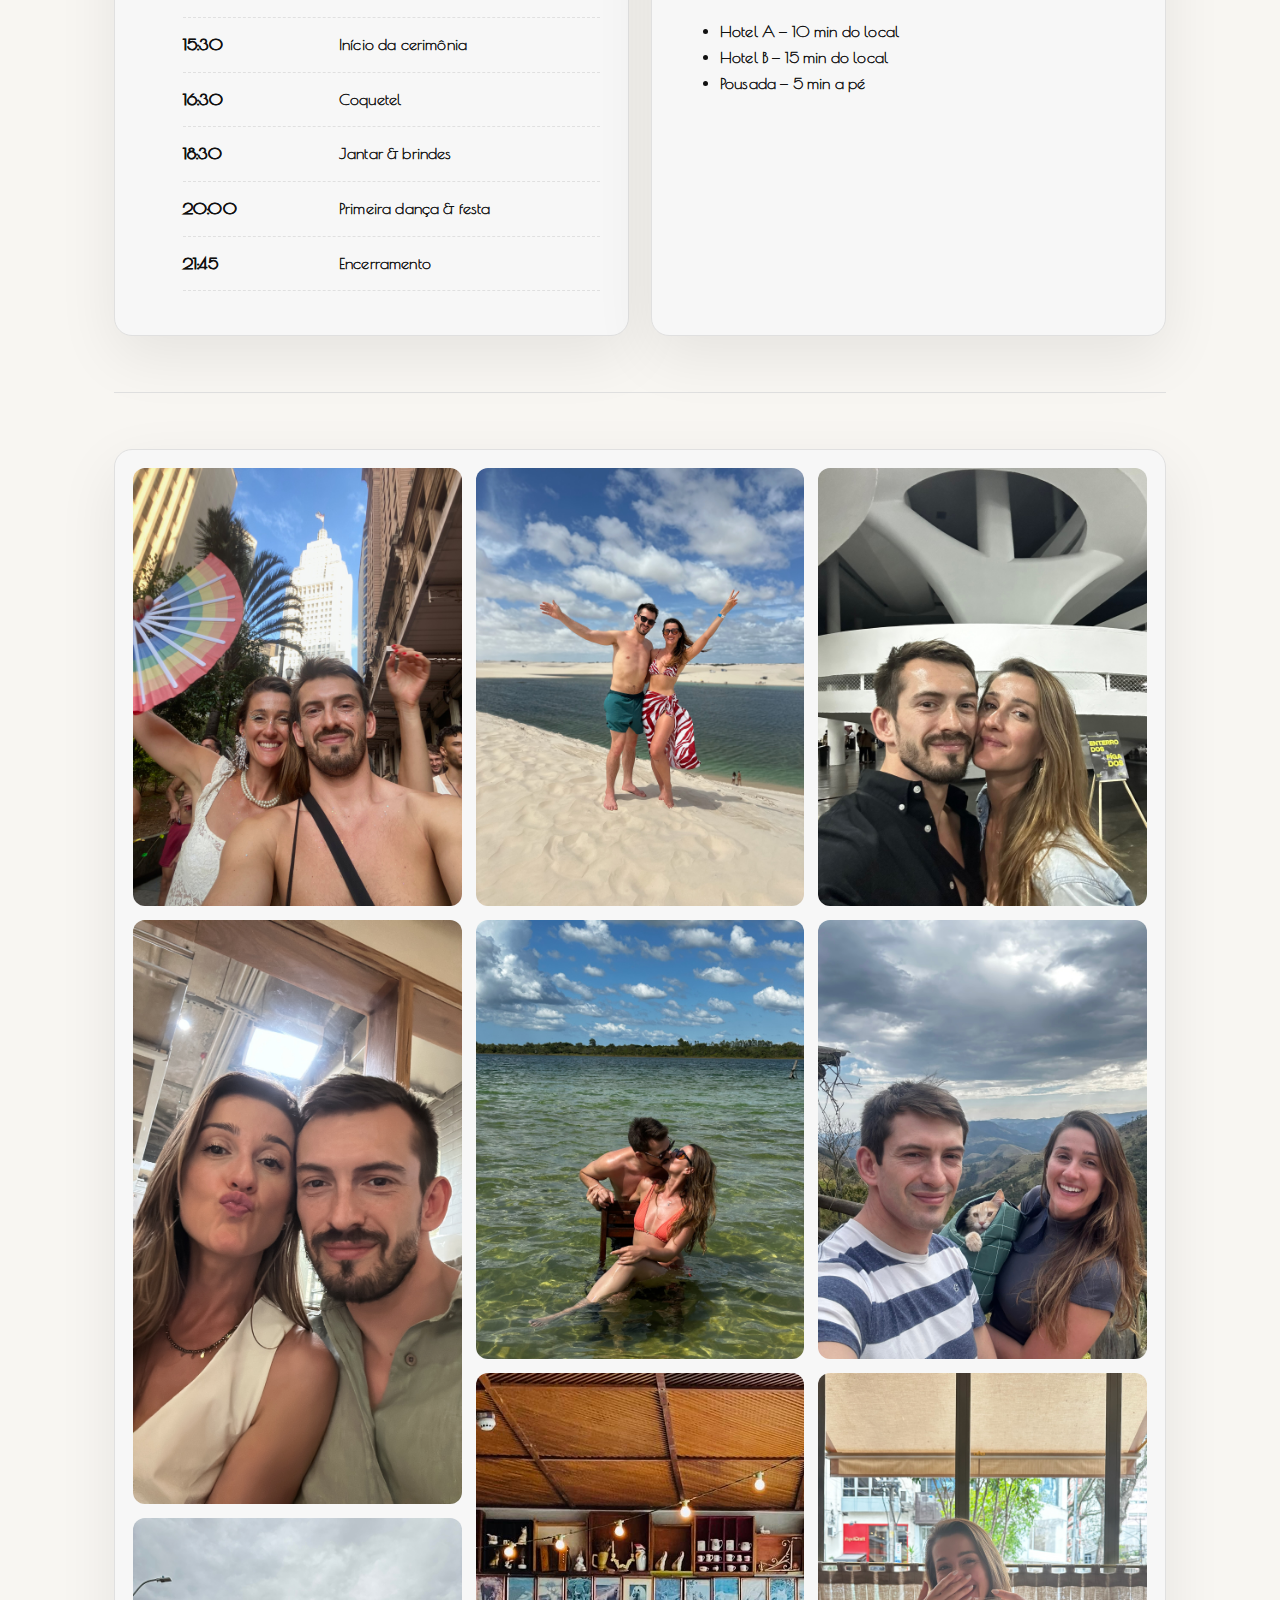
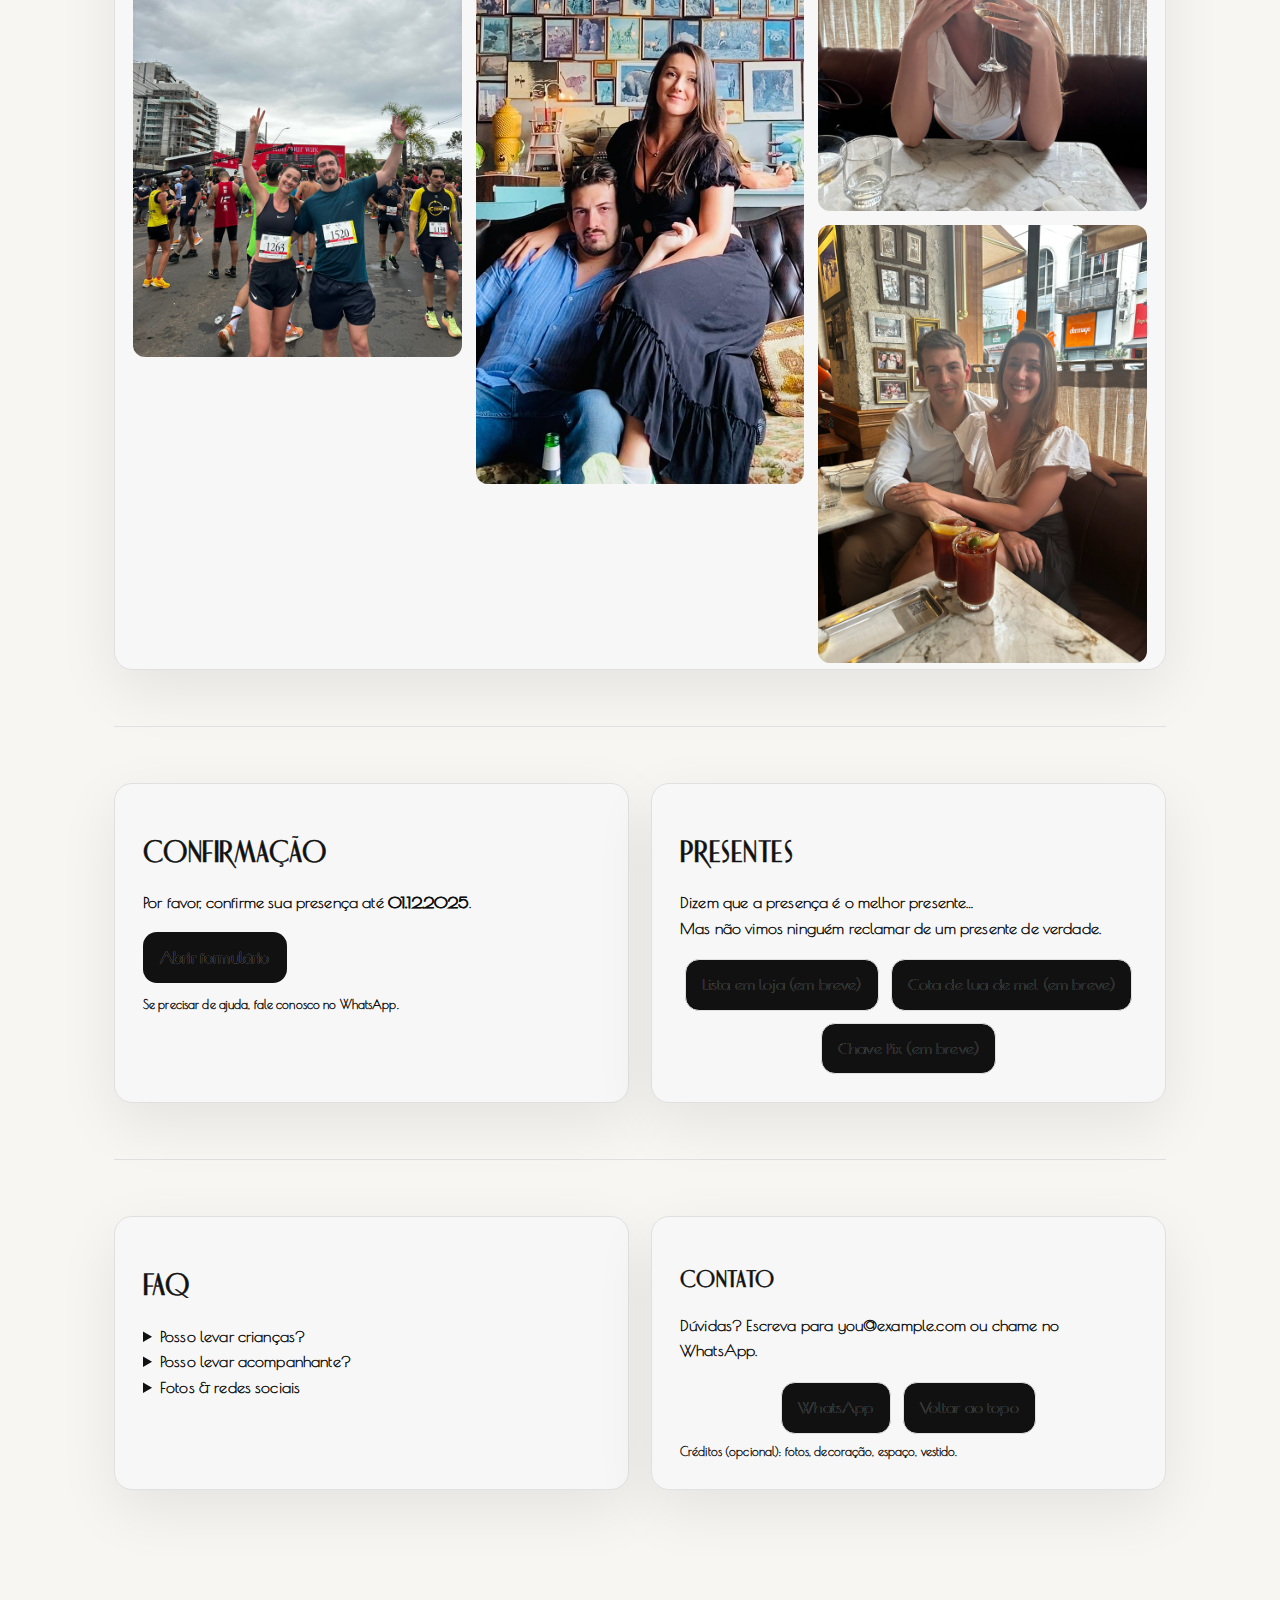
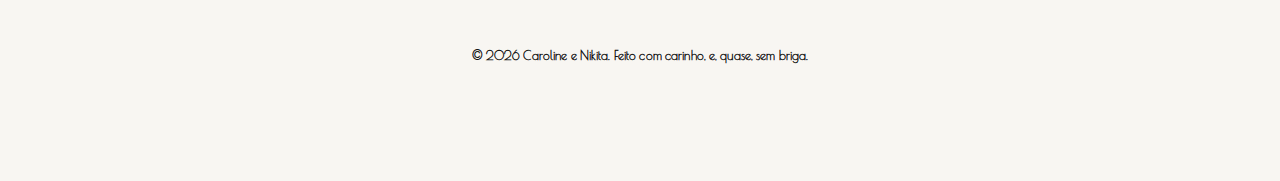
<file: index - bup.html>
<!DOCTYPE html>
<html lang="pt-BR">
<head>
  <meta charset="utf-8" />
  <meta name="viewport" content="width=device-width, initial-scale=1" />
  <title>Caroline & Nikita — Casamento</title>
  <meta name="description" content="Guarde a data: 18/04/2026, em Espaço Casa Dona Diquinha — Cotia. Confirme presença e veja todos os detalhes." />
  <meta property="og:title" content="Caroline e Nikita — Casamento" />
  <meta property="og:description" content="Save the date: 18/04/2026 em Espaço Casa Dona Diquinha — Cotia." />
  <meta property="og:type" content="website" />
  <meta property="og:image" content="/cover_2.jpg" />
  <meta name="theme-color" content="#0B0B0B" />
  <link rel="preconnect" href="https://fonts.googleapis.com">
  <link rel="preconnect" href="https://fonts.gstatic.com" crossorigin>
  <link href="https://fonts.googleapis.com/css2?family=Playfair+Display:wght@400;600;700&family=Inter:wght@300;400;500;600&family=Poiret+One&display=swap" rel="stylesheet">
  <style>
    @font-face {
      font-family: 'Morrison';
      src: url('Morrison-Regular.otf') format('opentype');
      font-weight: normal;
      font-style: normal;
    }
    :root{
      --bg:#F8F6F2; --ink:#111; --muted:#555; --card:#f7f7f7; --line:#e0e0e0;
      --accent:#C1FFEA; --accent-ink:#0B3B2F; --radius:18px; --shadow:0 20px 60px rgba(0,0,0,.08);
    }
    *{box-sizing:border-box}
    html{scroll-behavior:smooth}
    body{margin:0;background:var(--bg);color:var(--ink);font-family:Inter,system-ui,Segoe UI,Roboto,Helvetica,Arial,sans-serif;line-height:1.6}
    a{color:var(--ink);text-decoration:none}
    a:hover{opacity:.85}
    img{max-width:100%;display:block;border-radius:14px}
    .container{max-width:1100px;margin:0 auto;padding:24px}

    /* NAV */
    header{position:sticky;top:0;z-index:40;background:rgba(255,255,255,.9);backdrop-filter:blur(10px);border-bottom:1px solid var(--line)}
    .nav{display:flex;align-items:center;justify-content:space-between;gap:16px}
    .brand{display:flex;align-items:center;gap:12px}
    .names{font-family:"Playfair Display",serif;font-size:20px}
    .chip{font-size:12px;padding:6px 10px;border-radius:999px;background:#111;border:1px solid var(--line);color:var(--muted)}
    .menu{display:flex;gap:14px;flex-wrap:wrap}
    .menu a{padding:10px 12px;border-radius:10px}

    /* HERO */
    .hero{position:relative;display:grid;place-items:center;min-height:78vh}
    .hero::before{content:"";position:absolute;inset:0;background:url('cover_2.jpg') center/cover no-repeat;filter:grayscale(.1) contrast(1.05);}
    .hero::after{content:"";position:absolute;inset:0;background:linear-gradient(180deg,rgba(0,0,0,.40),rgba(0,0,0,.65))}
    .hero-inner{position:relative;z-index:1;text-align:center;max-width:820px;padding:24px}
    .kicker{letter-spacing:.2em;text-transform:uppercase;font-size:12px;color:var(--muted)}
    h1{font-family:"Playfair Display",serif;font-size:64px;line-height:1.06;margin:10px 0}
    .sub{color:var(--muted);font-size:18px}
    .cta{display:flex;gap:12px;justify-content:center;flex-wrap:wrap;margin-top:18px}
    .btn, .btn.primary {
      font-weight: 800;
      color: #fff !important;
      text-shadow: none !important;
      display:inline-flex;align-items:center;gap:8px;padding:12px 16px;border-radius:14px;border:1px solid var(--line);background:#111;
    }
    .btn.primary{background:#111;color:#fff;border-color:transparent}

    /* BLOCKS */
    section{padding:56px 0;border-top:1px solid var(--line)}
    .card{background:var(--card);border:1px solid var(--line);border-radius:var(--radius);box-shadow:var(--shadow);padding:28px}
    .grid{display:grid;gap:22px}
    .two{grid-template-columns:repeat(2,minmax(0,1fr))}

    /* EDITORIAL LINES */
    .lines{font-family:"Playfair Display",serif;font-size:36px;line-height:1.2}
    .lines .muted{color:var(--muted)}

    /* TIMELINE */
    .timeline li{display:grid;grid-template-columns:140px 1fr;gap:16px;padding:14px 0;border-bottom:1px dashed var(--line)}

    /* MASONRY GALLERY */
    .masonry{column-count:3;column-gap:14px}
    .masonry img{break-inside:avoid;margin:0 0 14px;border-radius:12px}
    @media (max-width:980px){.two{grid-template-columns:1fr}.masonry{column-count:2}}
    @media (max-width:640px){.masonry{column-count:1} h1{font-size:40px}}

    /* FLOATING RSVP */
    .floating-rsvp{position:fixed;right:16px;bottom:16px;z-index:50}
    .pill{display:inline-flex;align-items:center;gap:8px;padding:10px 14px;border-radius:999px;background:var(--accent);color:#d32f2f !important;font-weight:700}

    footer{padding:40px 0 80px;color:var(--muted);text-align:center}
    .small{font-size:12px}

    body, p, .sub, .muted, .btn, .pill, .chip, .timeline, .menu a, .small, input, textarea, label, .countdown {
      font-family: 'Poiret One', 'Inter', Arial, sans-serif !important;
      font-weight: 400;
      letter-spacing: 0.01em;
      -webkit-text-stroke: 0.5px var(--ink);
      text-stroke: 0.5px var(--ink);
    }
    h1, h2, h3, .faq-title, .lines, .names {
      font-family: 'Morrison', 'Playfair Display', serif !important;
      font-weight: 400;
      letter-spacing: 0.02em;
    }
  </style>
</head>
<body>
  <header>
    <div class="container nav" aria-label="Primary">
      <div class="brand">
        <span class="names">C + N</span>
        <span class="chip">18.04.2026 · Cotia</span>
      </div>
      <nav class="menu" aria-label="Seções do site">
        <a href="#rsvp">RSVP</a>
        <a href="#historia">História</a>
        <a href="#detalhes">Detalhes</a>
        <a href="#galeria">Galeria</a>
        <a href="#faq">Dúvidas</a>
      </nav>
    </div>
  </header>

  <section class="hero" id="top">
    <div class="hero-inner">
      <div class="kicker">C + N</div>
      <h1>Caroline e Nikita</h1>
      <p class="sub">dezoito de abril de dois mil e vinte e seis, às 15h — Espaço Casa Dona Diquinha, Cotia.</p>
      <div class="cta">
        <a class="btn primary" id="rsvpBtn" href="https://forms.gle/YdFvN8Kehuo6zc5s7" target="_blank" rel="noopener">Confirmar presença</a>
        <a class="btn" href="#detalhes">Ver programação</a>
      </div>
      <p class="small" id="countdown" aria-live="polite">…</p>
    </div>
  </section>

  <main class="container">
    <section id="historia" class="grid two">
      <div class="card">
        <h2>História</h2>
        <p class="muted">Caroline e Nikita se conheceram em fevereiro de 2020.<br>
No meio de milhares de pessoas, no bloquinho de Carnaval de Caetano Veloso, os olhares se cruzaram e, entre confete e serpentina, os dois se encontraram.</p>
<p class="muted">Desde aquele dia, vieram viagens, risadas, jantares, planos e uma parceria que só cresceu. Entre o caos e a calmaria, entre o samba e as corridas, eles descobriram que o melhor lugar do mundo é onde estão juntos.</p>
<p class="muted">Agora, alguns carnavais depois, chegou a hora de celebrar essa história, com todos que fizeram parte dela.</p>
      </div>
      <div class="card">
        <h2>Local</h2>
        <p class="muted"><strong>Espaço Casa Dona Diquinha</strong><br><span>Cotia, SP</span><br><a href="https://casadadonadiquinha.com.br/" target="_blank" rel="noopener" style="color:var(--accent);text-decoration:underline;font-size:14px">Site do espaço</a></p>
        <div class="cta">
          <a class="btn" id="mapsLink" target="_blank" rel="noopener">Abrir no Google Maps</a>
          <a class="btn" id="addCal">Adicionar ao calendário</a>
        </div>
      </div>
    </section>

    <section id="detalhes" class="grid two">
      <div class="card">
        <h2>Programação</h2>
        <ul class="timeline">
          <li><strong>15:00</strong><span>Chegada dos convidados & welcome drink</span></li>
          <li><strong>15:30</strong><span>Início da cerimônia</span></li>
          <li><strong>16:30</strong><span>Coquetel</span></li>
          <li><strong>18:30</strong><span>Jantar & brindes</span></li>
          <li><strong>20:00</strong><span>Primeira dança & festa</span></li>
          <li><strong>21:45</strong><span>Encerramento</span></li>
        </ul>
      </div>
      <div class="card">
        <h3>Traje</h3>
        <p class="muted">Minimalista chic / esporte fino. Tons neutros bem‑vindos.</p>
        <h3 style="margin-top:18px">Onde ficar</h3>
        <ul class="muted">
          <li>Hotel A — 10 min do local</li>
          <li>Hotel B — 15 min do local</li>
          <li>Pousada — 5 min a pé</li>
        </ul>
      </div>
    </section>

    <section id="galeria">
      <div class="card" style="padding:18px 18px 6px">
        <div class="masonry" aria-label="Galeria de fotos">
          <img src="gallery/1.JPG" alt="" />
          <img src="gallery/2.jpg" alt="" />
          <img src="gallery/3.JPG" alt="" />
          <img src="gallery/4.JPG" alt="" />
          <img src="gallery/5.JPG" alt="" />
          <img src="gallery/6.JPG" alt="" />
          <img src="gallery/7.JPG" alt="" />
          <img src="gallery/8.JPG" alt="" />
          <img src="gallery/9.JPG" alt="" />
          <img src="gallery/10.JPG" alt="" />
        </div>
      </div>
    </section>

    <section id="rsvp" class="grid two">
      <div class="card">
        <h2>Confirmação</h2>
        <p class="muted">Por favor, confirme sua presença até <strong>01.12.2025</strong>.</p>
        <a class="btn primary" id="rsvpBtn" href="https://forms.gle/YdFvN8Kehuo6zc5s7" target="_blank" rel="noopener">Abrir formulário</a>
        <p class="small">Se precisar de ajuda, fale conosco no WhatsApp.</p>
      </div>
      <div class="card">
        <h2>Presentes</h2>
        <p class="muted">Dizem que a presença é o melhor presente…<br>Mas não vimos ninguém reclamar de um presente de verdade.</p>
        <div class="cta">
          <a class="btn" href="#" aria-disabled="true">Lista em loja (em breve)</a>
          <a class="btn" href="#" aria-disabled="true">Cota de lua de mel (em breve)</a>
          <a class="btn" href="#" aria-disabled="true">Chave Pix (em breve)</a>
        </div>
      </div>
    </section>

    <section id="faq" class="grid two">
      <div class="card">
        <h2>FAQ</h2>
        <details>
          <summary>Posso levar crianças?</summary>
          <p class="muted">Amamos os pequenos, mas a celebração será apenas para adultos.</p>
        </details>
        <details>
          <summary>Posso levar acompanhante?</summary>
          <p class="muted">Temos capacidade limitada; os convites valem para os nomes indicados.</p>
        </details>
        <details>
          <summary>Fotos & redes sociais</summary>
          <p class="muted">Fique à vontade para fotografar e usar a hashtag <strong>#CeN2026</strong>.</p>
        </details>
      </div>
      <div class="card">
        <h3>Contato</h3>
        <p class="muted">Dúvidas? Escreva para <a href="mailto:you@example.com">you@example.com</a> ou chame no WhatsApp.</p>
        <div class="cta">
          <a class="btn" href="https://wa.me/5511967672903" target="_blank" rel="noopener">WhatsApp</a>
          <a class="btn" href="#top">Voltar ao topo</a>
        </div>
        <div style="height:8px"></div>
        <div class="small" style="color:var(--muted)">Créditos (opcional): fotos, decoração, espaço, vestido.</div>
      </div>
    </section>
  </main>

  <div class="floating-rsvp">
    <a class="pill" href="#rsvp">Confirmar presença</a>
  </div>

  <footer>
    <div class="container">
      <p class="small">© <span id="year"></span> Caroline e Nikita. <span style="color:var(--muted)">Feito com carinho, e, quase, sem briga.</span></p>
    </div>
  </footer>

  <script>
    const $=(s,a=false)=>a?[...document.querySelectorAll(s)]:document.querySelector(s);
    const weddingDate=new Date('2026-04-18T16:00:00-03:00');
    function tick(){
      const el=$('#countdown'); const diff=+weddingDate-Date.now();
      if(diff<=0){el.textContent='Hoje é o grande dia!';return;}
      const d=Math.floor(diff/86400000), h=Math.floor(diff%86400000/3600000), m=Math.floor(diff%3600000/60000);
      el.textContent=`Faltam ${d} dias, ${h}h e ${m}min`;
    }
    tick(); setInterval(tick,60000);

    const mapsUrl='https://www.google.com/maps/search/?api=1&query='+encodeURIComponent('Espaço Casa Dona Diquinha, Cotia');
    const mapsLink=document.getElementById('mapsLink'); if(mapsLink) mapsLink.href=mapsUrl;

    const addCal=$('#addCal'); if(addCal){
      addCal.addEventListener('click',e=>{
        e.preventDefault();
        const title=encodeURIComponent('Caroline e Nikita — Casamento');
        const start='20260418T190000Z';
        const end='20260418T230000Z';
        const details=encodeURIComponent('Junte-se a nós no Espaço Casa Dona Diquinha — Cotia. Mais info: '+location.href);
        const locationTxt=encodeURIComponent('Espaço Casa Dona Diquinha, Cotia, SP');
        const url=`https://calendar.google.com/calendar/render?action=TEMPLATE&text=${title}&dates=${start}/${end}&details=${details}&location=${locationTxt}`;
        window.open(url,'_blank','noopener');
      });
    }

    const rsvpParam=new URLSearchParams(location.search).get('rsvp');
    if(rsvpParam){ const btn=$('#rsvpBtn'); if(btn) btn.href=rsvpParam; }

    const y=new Date().getFullYear(); const yEl=document.getElementById('year'); if(yEl) yEl.textContent=y;
  </script>
</body>
</html>
</file>
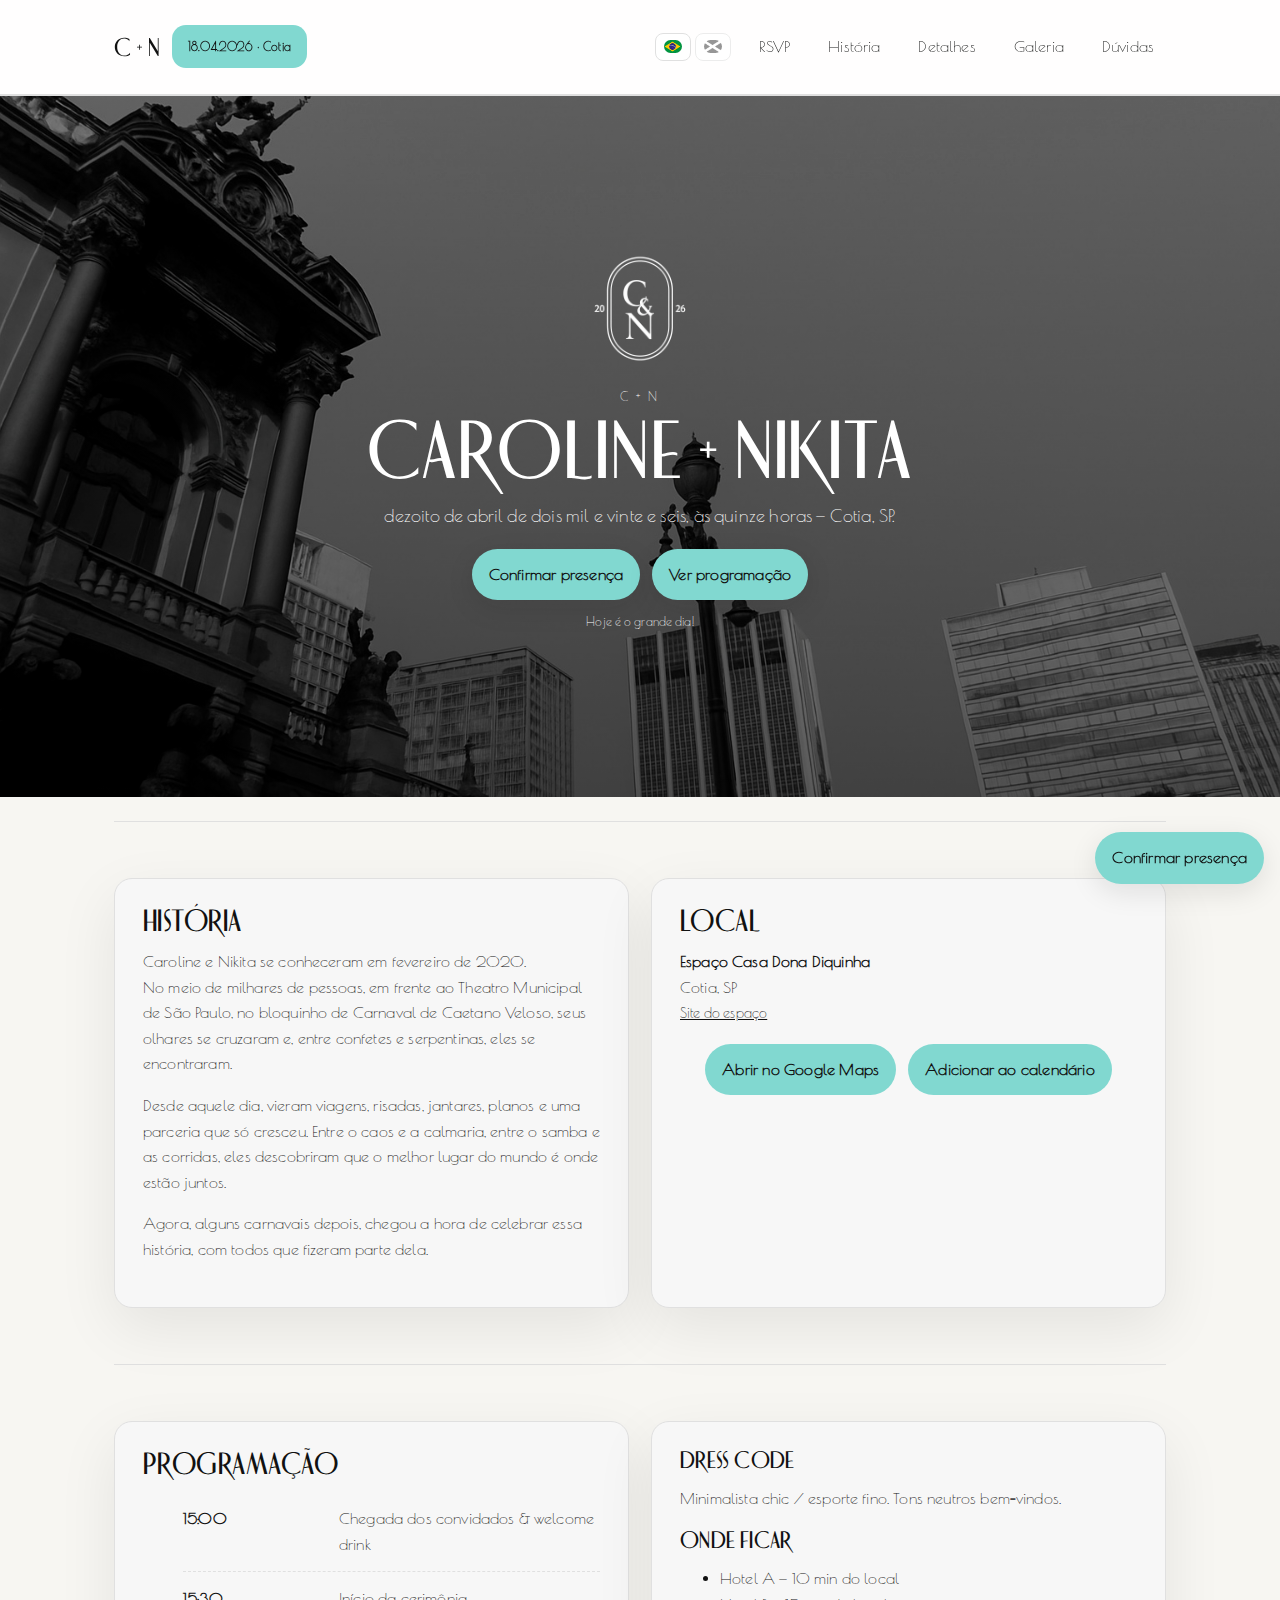
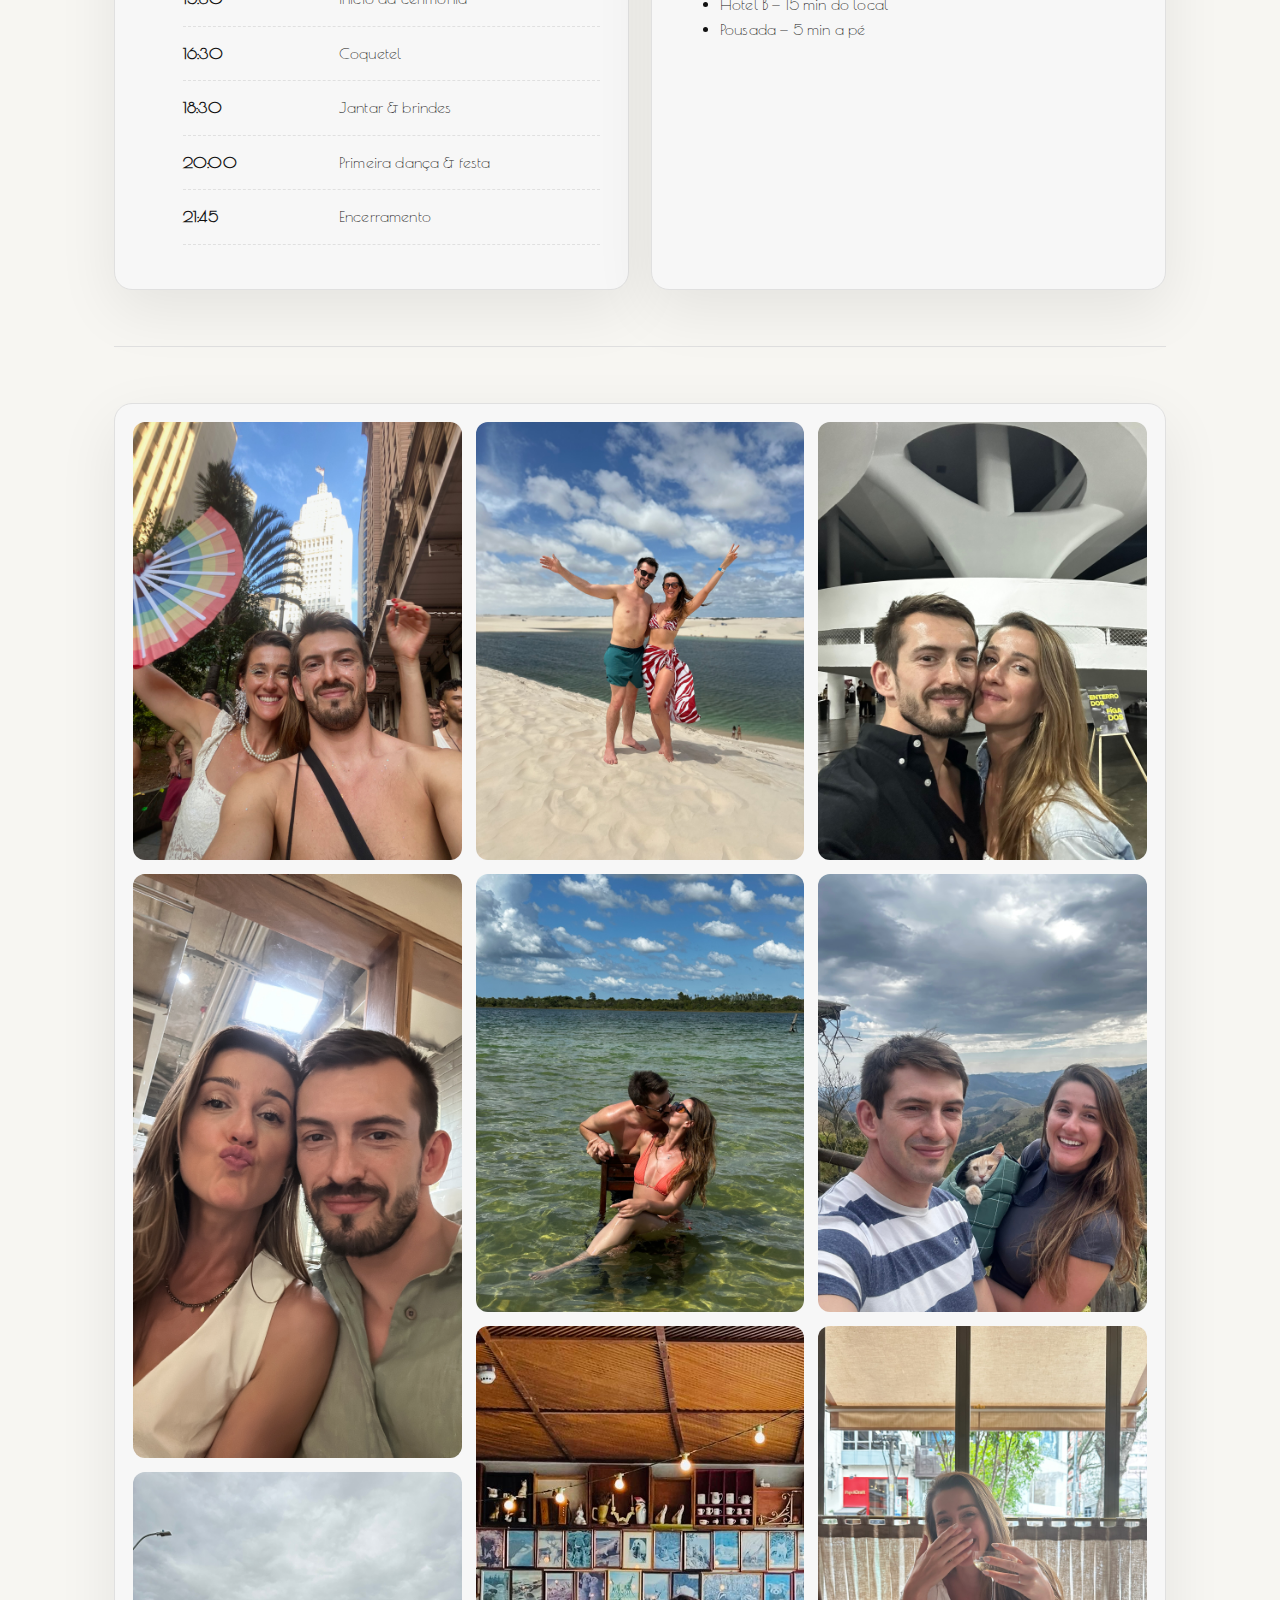
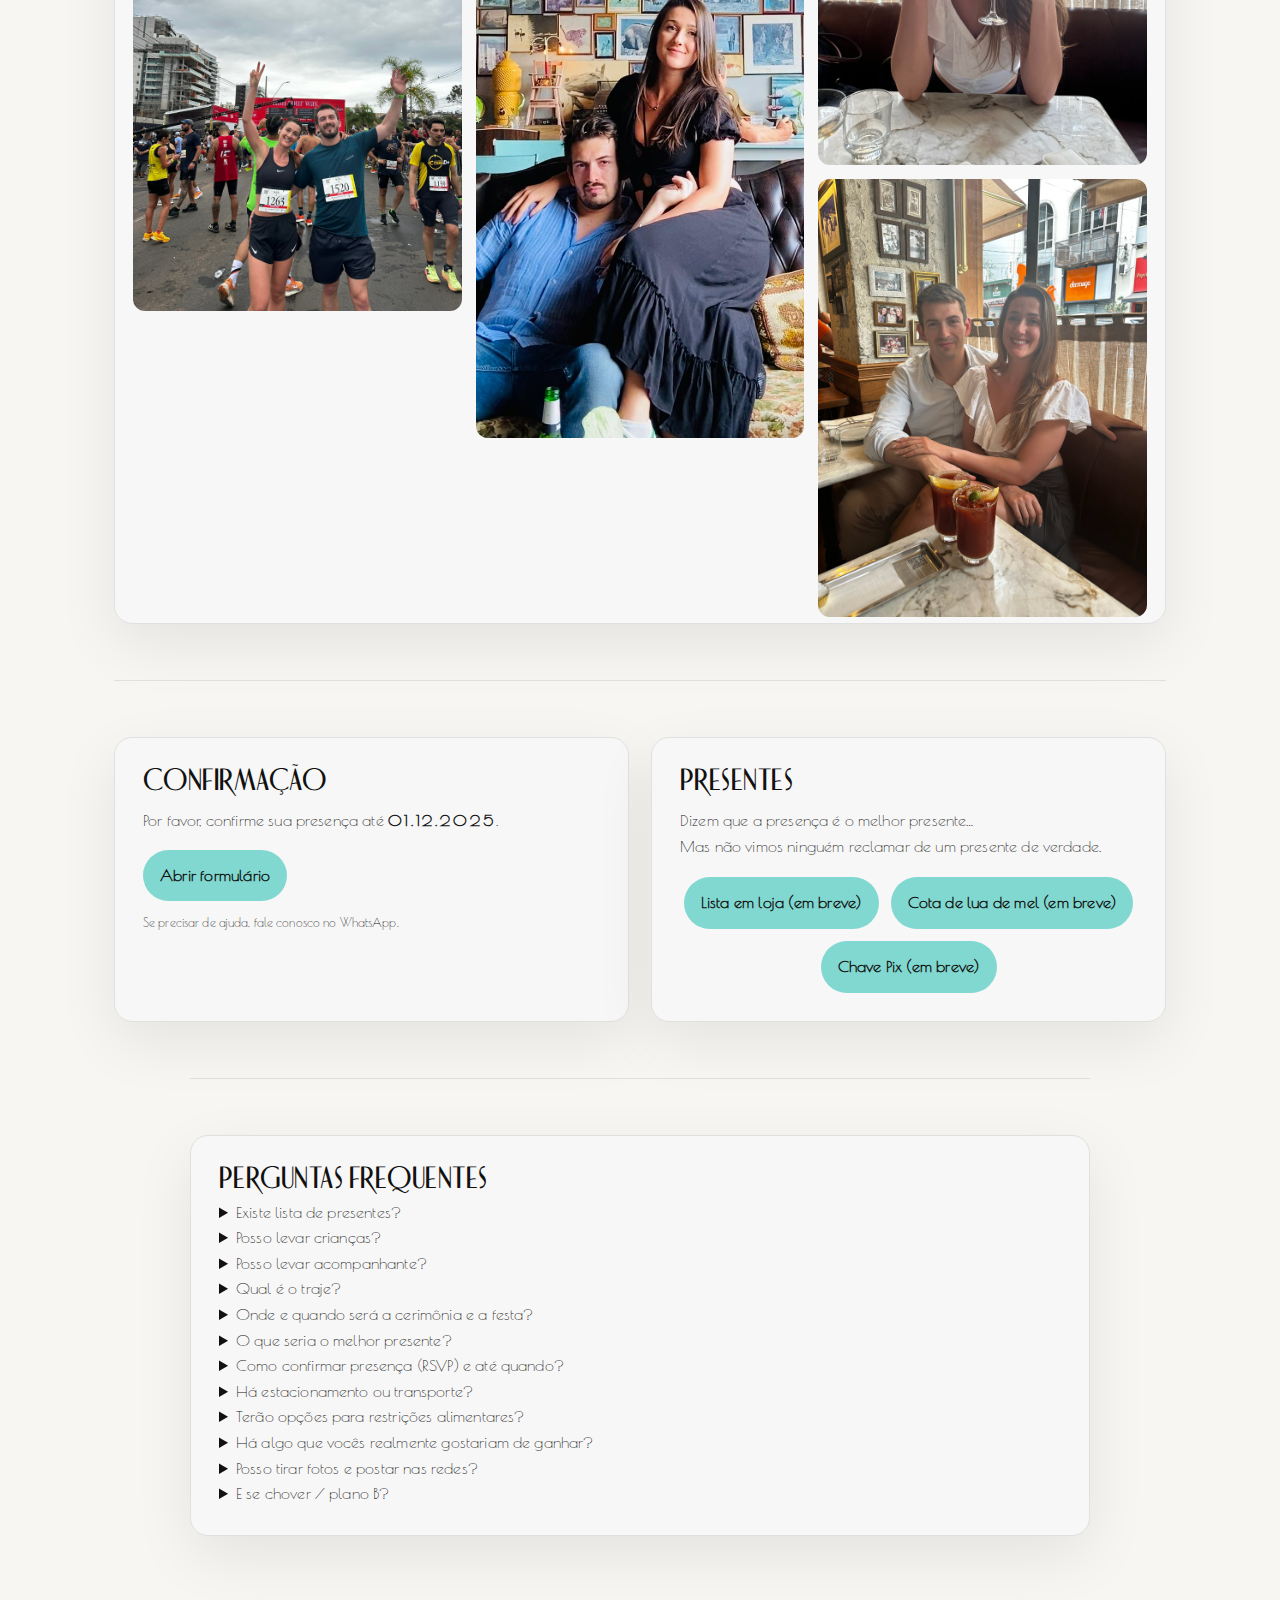
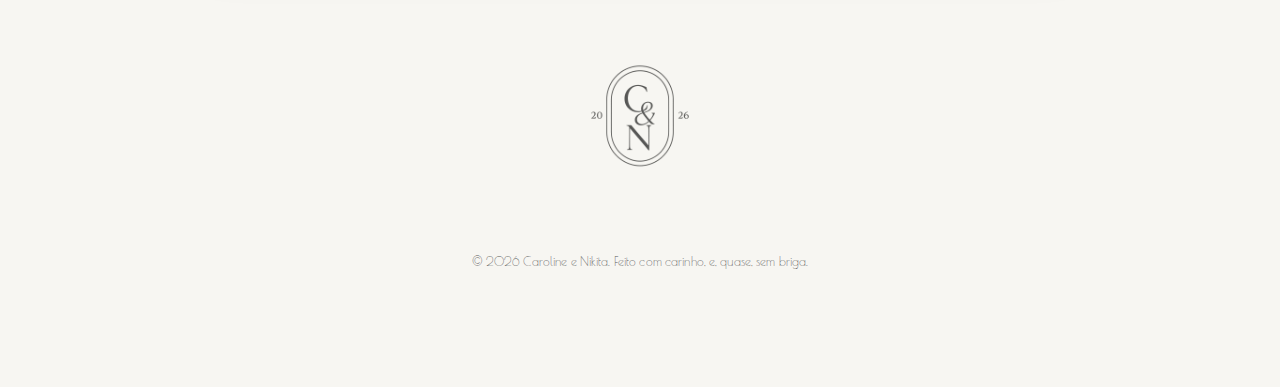
<file: index - bup19.html>
<!DOCTYPE html>
<html lang="pt-BR">
<head>
  <meta charset="utf-8" />
  <meta name="viewport" content="width=device-width, initial-scale=1" />
  <link rel="stylesheet" href="style.css"><!-- moved here -->
  <title>Caroline & Nikita — Casamento</title>
  <meta name="description" content="Guarde a data: 18/04/2026, em Espaço Casa Dona Diquinha — Cotia. Confirme presença e veja todos os detalhes." />
  <meta property="og:title" content="Caroline e Nikita — Casamento" />
  <meta property="og:description" content="Save the date: 18/04/2026 em Espaço Casa Dona Diquinha — Cotia." />
  <meta property="og:type" content="website" />
  <meta property="og:image" content="/cover_2.jpg" />
  <meta name="theme-color" content="#0B0B0B" />
  <link rel="preconnect" href="https://fonts.googleapis.com">
  <link rel="preconnect" href="https://fonts.gstatic.com" crossorigin>
  <link href="https://fonts.googleapis.com/css2?family=Playfair+Display:wght@400;600;700&family=Inter:wght@300;400;500;600&family=Poiret+One&display=swap" rel="stylesheet">
  <style>
    @font-face {
      font-family: 'Morrison';
      src: url('Morrison-Regular.otf') format('opentype');
      font-weight: normal;
      font-style: normal;
    }
    :root{
      --bg:#F7F6F2; --ink:#111; --muted:#555; --card:#f7f7f7; --line:#e0e0e0;
      --accent:#C1FFEA; --accent-ink:#0B3B2F; --radius:18px; --shadow:0 20px 60px rgba(0,0,0,.08);
    }
    *{box-sizing:border-box}
    html{scroll-behavior:smooth}
    body{margin:0;background:var(--bg);color:var(--ink);font-family:Inter,system-ui,Segoe UI,Roboto,Helvetica,Arial,sans-serif;line-height:1.6}
    a{color:var(--ink);text-decoration:none}
    a:hover{opacity:.85}
    img{max-width:100%;display:block;border-radius:14px}
    .container{max-width:1100px;margin:0 auto;padding:24px}

    /* NAV */
    header{position:sticky;top:0;z-index:40;background:rgba(255,255,255,.9);backdrop-filter:blur(10px);border-bottom:1px solid var(--line)}
    .nav{display:flex;align-items:center;justify-content:space-between;gap:16px}
    .brand{display:flex;align-items:center;gap:12px}
    .names{font-family:"Playfair Display",serif;font-size:20px}
    .chip {
      background: var(--bg);
      color: #111;
      font-weight: 800;
      font-size:12px;
      padding:6px 10px;
      border-radius:999px;
      border:1px solid var(--line);
      -webkit-text-stroke: 0;
      text-shadow: none;
      font-family: 'Poiret One', 'Inter', Arial, sans-serif;
    }
    .menu{display:flex;gap:14px;flex-wrap:wrap}
    .menu a{padding:10px 12px;border-radius:10px}

    /* HERO */
    .hero{position:relative;display:grid;place-items:center;min-height:78vh}
    .hero::before{content:"";position:absolute;inset:0;background:url('cover_2.jpg') center/cover no-repeat;filter:grayscale(.1) contrast(1.05);}
    .hero::after{content:"";position:absolute;inset:0;background:linear-gradient(180deg,rgba(0,0,0,.40),rgba(0,0,0,.65))}
    .hero-inner{position:relative;z-index:1;text-align:center;max-width:820px;padding:24px}
    .kicker{letter-spacing:.2em;text-transform:uppercase;font-size:12px;color:#fff}
    h1{font-family:"Playfair Display",serif;font-size:64px;line-height:1.06;margin:10px 0}
    .sub{color:#fff;font-size:18px}
    .cta{display:flex;gap:12px;justify-content:center;flex-wrap:wrap;margin-top:18px}
    .btn, .btn-primary, .pill, .chip {
      background: #81D8D0 !important;
      color: #111 !important;
      font-weight: 800;
      border: none;
      border-radius: 14px;
      padding: 12px 16px;
      display: inline-flex;
      align-items: center;
      gap: 8px;
      -webkit-text-stroke: 0;
      text-shadow: none;
      font-family: 'Poiret One', 'Inter', Arial, sans-serif;
    }

    /* BLOCKS */
    section{padding:56px 0;border-top:1px solid var(--line)}
    .card{background:var(--card);border:1px solid var(--line);border-radius:var(--radius);box-shadow:var(--shadow);padding:28px}
    .grid{display:grid;gap:22px}
    .two{grid-template-columns:repeat(2,minmax(0,1fr))}

    /* EDITORIAL LINES */
    .lines{font-family:"Playfair Display",serif;font-size:36px;line-height:1.2}
    .lines .muted{color:var(--muted)}

    /* TIMELINE */
    .timeline li{display:grid;grid-template-columns:140px 1fr;gap:16px;padding:14px 0;border-bottom:1px dashed var(--line)}

    /* MASONRY GALLERY */
    .masonry{column-count:3;column-gap:14px}
    .masonry img{break-inside:avoid;margin:0 0 14px;border-radius:12px}
    @media (max-width:980px){
      .two{grid-template-columns:1fr}
      .masonry{column-count:2}
    }
    @media (max-width:640px){
      .two{grid-template-columns:1fr !important;}
      .grid.two{grid-template-columns:1fr !important;}
      .masonry{column-count:1 !important;}
      h1{font-size:40px}
      body, p, .muted, .timeline, .menu a, .small, input, textarea, label, .countdown {
        font-size: 1.08em;
      }
      .btn, .btn-primary, .pill, .chip {
        font-size: 1.08em;
        padding: 16px 20px;
        min-height: 48px;
      }
      .cta {
        gap: 16px;
      }
      .menu a {
        font-size: 1.08em;
        padding: 14px 16px;
      }
      .hero-inner {
        padding: 10px;
        max-width: 98vw;
      }
      .hero-inner img[alt*="Logo"] {
        max-width: 80px !important;
        margin-bottom: 10px !important;
      }
      .kicker {
        font-size: 10px;
        margin-bottom: 4px;
      }
      .sub {
        font-size: 15px;
      }
      /* FAQ card responsiveness */
      #faq.faq {
        max-width: 100vw !important;
        margin: 0 !important;
        padding: 0 0 24px 0 !important;
      }
      #faq .card {
        padding: 14px 6px !important;
        border-radius: 12px !important;
        box-shadow: 0 4px 24px rgba(0,0,0,0.04);
      }
      /* Bottom logo responsiveness */
      body > div[style*='logo_wedding_black'] {
        margin: 24px 0 0 0 !important;
      }
      body > div[style*='logo_wedding_black'] img {
        max-width: 70px !important;
      }
      /* NEW: Section and card spacing for mobile */
      section {
        padding: 28px 6vw 28px 6vw !important;
      }
      .container {
        padding-left: 2vw !important;
        padding-right: 2vw !important;
      }
      .card {
        padding: 16px 8px !important;
        margin-bottom: 18px !important;
      }
      .grid, .two {
        gap: 16px !important;
      }
      main.container {
        padding-left: 0 !important;
        padding-right: 0 !important;
      }
    }

    /* FLOATING RSVP */
    .floating-rsvp{position:fixed;right:16px;bottom:16px;z-index:50}
    .pill {
      display:inline-flex;align-items:center;gap:8px;padding:10px 14px;border-radius:999px;background:#000 !important;color:#d32f2f !important;font-weight:700;
      -webkit-text-stroke: 0 !important;
      text-shadow: none !important;
    }

    footer{padding:40px 0 80px;color:var(--muted);text-align:center}
    .small{font-size:12px}

    body, p, .muted, .timeline, .menu a, .small, input, textarea, label, .countdown {
      font-family: 'Poiret One', 'Inter', Arial, sans-serif !important;
      font-weight: 400;
      letter-spacing: 0.01em;
    }
    h1, h2, h3, .faq-title, .lines, .names {
      font-family: 'Morrison', 'Playfair Display', serif !important;
      font-weight: 400;
      letter-spacing: 0.02em;
    }
    .chip, .pill {
      -webkit-text-stroke: 0 !important;
      text-shadow: none !important;
    }
    @media (max-width:640px){
      header {
        padding: 0 0 0 0 !important;
        min-height: 0 !important;
      }
      .container.nav {
        flex-direction: column !important;
        align-items: flex-start !important;
        gap: 8px !important;
        padding: 10px 2vw 10px 2vw !important;
      }
      .brand {
        flex-direction: row;
        align-items: center;
        gap: 8px !important;
        font-size: 1em !important;
        margin-bottom: 2px !important;
      }
      .names {
        font-size: 18px !important;
      }
      .chip {
        font-size: 11px !important;
        padding: 4px 8px !important;
      }
      .menu {
        display: none !important;
      }
    }
  </style>
</head>
<body>
  <header>
    <div class="container nav" aria-label="Primary">
      <div class="brand">
        <span class="names" data-i18n="brand">C + N</span>
        <span class="chip" data-i18n="date">18.04.2026 · Cotia</span>
      </div>
      <div class="lang-toggle" role="group" aria-label="Language">
        <button class="lang-btn" data-lang="pt" aria-pressed="true" title="Português">
            <img src="flag_br.png" alt="Português" />
        </button>
        <button class="lang-btn" data-lang="en" aria-pressed="false" title="English">
            <img src="flag_sct.png" alt="English" />
        </button>
        </div>
      <nav class="menu" aria-label="Seções do site">
        <a href="#rsvp" data-i18n="nav_rsvp">RSVP</a>
        <a href="#historia" data-i18n="nav_historia">História</a>
        <a href="#detalhes" data-i18n="nav_detalhes">Detalhes</a>
        <a href="#galeria" data-i18n="nav_galeria">Galeria</a>
        <a href="#faq" data-i18n="nav_faq">Dúvidas</a>
      </nav>
    </div>
  </header>

  <section class="hero" id="top">
    <div class="hero-inner">
      <img src="logo_wedding.png" alt="Logo Caroline e Nikita" style="display:block;margin:0 auto 18px auto;max-width:120px;width:100%;height:auto;" />
      <div class="kicker" data-i18n="hero_kicker">C + N</div>
      <h1 data-i18n="hero_title">Caroline + Nikita</h1>
      <p class="sub" data-i18n="hero_sub">dezoito de abril de dois mil e vinte e seis, às quinze horas — Cotia, SP.</p>
      <div class="cta">
        <a class="btn-primary rsvpBtn" href="https://forms.gle/YdFvN8Kehuo6zc5s7" target="_blank" rel="noopener" data-i18n="hero_confirmar">Confirmar presença</a>
        <a class="btn-primary" href="#detalhes" data-i18n="hero_programacao">Ver programação</a>
      </div>
      <p class="small" id="countdown" aria-live="polite">…</p>
    </div>
  </section>

  <main class="container">
    <section id="historia" class="grid two">
      <div class="card">
        <h2 data-i18n="historia_title">História</h2>
        <p class="muted" data-i18n="historia_p1">Caroline e Nikita se conheceram em fevereiro de 2020.<br>No meio de milhares de pessoas, em frente ao Theatro Municipal de São Paulo, no bloquinho de Carnaval de Caetano Veloso, seus olhares se cruzaram e, entre confetes e serpentinas, eles se encontraram.</p>
        <p class="muted" data-i18n="historia_p2">Desde aquele dia, vieram viagens, risadas, jantares, planos e uma parceria que só cresceu. Entre o caos e a calmaria, entre o samba e as corridas, eles descobriram que o melhor lugar do mundo é onde estão juntos.</p>
        <p class="muted" data-i18n="historia_p3">Agora, alguns carnavais depois, chegou a hora de celebrar essa história, com todos que fizeram parte dela.</p>
      </div>
      <div class="card">
        <h2>Local</h2>
        <p class="muted"><strong>Espaço Casa Dona Diquinha</strong><br><span>Cotia, SP</span><br><a href="https://casadadonadiquinha.com.br/" target="_blank" rel="noopener" style="color:#111;text-decoration:underline;font-size:14px">Site do espaço</a></p>
        <div class="cta">
          <a class="btn" id="mapsLink" target="_blank" rel="noopener">Abrir no Google Maps</a>
          <a class="btn" id="addCal">Adicionar ao calendário</a>
        </div>
      </div>
    </section>

    <section id="detalhes" class="grid two">
      <div class="card">
        <h2>Programação</h2>
        <ul class="timeline">
          <li><strong>15:00</strong><span>Chegada dos convidados & welcome drink</span></li>
          <li><strong>15:30</strong><span>Início da cerimônia</span></li>
          <li><strong>16:30</strong><span>Coquetel</span></li>
          <li><strong>18:30</strong><span>Jantar & brindes</span></li>
          <li><strong>20:00</strong><span>Primeira dança & festa</span></li>
          <li><strong>21:45</strong><span>Encerramento</span></li>
        </ul>
      </div>
      <div class="card">
        <h3>Dress Code</h3>
        <p class="muted">Minimalista chic / esporte fino. Tons neutros bem‑vindos.</p>
        <h3 style="margin-top:18px">Onde ficar</h3>
        <ul class="muted">
          <li>Hotel A — 10 min do local</li>
          <li>Hotel B — 15 min do local</li>
          <li>Pousada — 5 min a pé</li>
        </ul>
      </div>
    </section>

    <section id="galeria">
      <div class="card" style="padding:18px 18px 6px">
        <div class="masonry" aria-label="Galeria de fotos">
          <img src="gallery/1.JPG" alt="" />
          <img src="gallery/2.jpg" alt="" />
          <img src="gallery/3.JPG" alt="" />
          <img src="gallery/4.JPG" alt="" />
          <img src="gallery/5.JPG" alt="" />
          <img src="gallery/6.JPG" alt="" />
          <img src="gallery/7.JPG" alt="" />
          <img src="gallery/8.JPG" alt="" />
          <img src="gallery/9.JPG" alt="" />
          <img src="gallery/10.JPG" alt="" />
        </div>
      </div>
    </section>

    <section id="rsvp" class="grid two">
      <div class="card">
        <h2>Confirmação</h2>
        <p class="muted">Por favor, confirme sua presença até <strong style="letter-spacing:0.18em;">01.12.2025</strong>.</p>
        <a class="btn rsvpBtn" href="https://forms.gle/YdFvN8Kehuo6zc5s7" target="_blank" rel="noopener">Abrir formulário</a>
        <p class="small">Se precisar de ajuda, fale conosco no WhatsApp.</p>
      </div>
      <div class="card">
        <h2>Presentes</h2>
        <p class="muted">Dizem que a presença é o melhor presente…<br>Mas não vimos ninguém reclamar de um presente de verdade.</p>
        <div class="cta">
          <a class="btn" href="#" aria-disabled="true">Lista em loja (em breve)</a>
          <a class="btn" href="#" aria-disabled="true">Cota de lua de mel (em breve)</a>
          <a class="btn" href="#" aria-disabled="true">Chave Pix (em breve)</a>
        </div>
      </div>
    </section>

    <section id="faq" class="faq" style="max-width:900px;margin:0 auto;">
      <div class="card">
        <h2 class="visually-hidden">Perguntas frequentes</h2>

        <details>
          <summary>Existe lista de presentes?</summary>
          <p class="muted">
            O seu carinho é o melhor presente. Mas, se ainda assim quiser contribuir, deixamos uma lista em
            <a href="[loja/link]" target="_blank" rel="noopener">[loja/link]</a> — e algumas cotas de lua de mel, caso queira ajudar a nos tirar da rotina.
          </p>
        </details>

        <details>
          <summary>Posso levar crianças?</summary>
          <p class="muted">
            Sim, claro. As crianças são bem-vindas — só pedimos que tragam também os pais. O espaço será acolhedor e seguro para famílias.
          </p>
        </details>

        <details>
          <summary>Posso levar acompanhante?</summary>
          <p class="muted">
            Temos capacidade limitada, por isso os convites valem apenas para os nomes indicados. Mas prometemos boas conversas e companhia de sobra durante a festa.
          </p>
        </details>

        <details>
          <summary>Qual é o traje?</summary>
          <p class="muted">
            Sugerimos <strong>[passeio completo / cocktail / jardim-chic / praia elegante]</strong>. Pense em algo bonito, leve e confortável — afinal, ninguém quer desmaiar antes do brinde.
          </p>
        </details>

        <details>
          <summary>Onde e quando será a cerimônia e a festa?</summary>
          <p class="muted">
            Cerimônia: Estr. Taguaí, 370 – Chácara do Refúgio, Carapicuíba – SP, 06342-000, às 15h.<br>
            Recomendamos chegar no estilo europeu... ou seja, exatamente no horário.
          </p>
        </details>

        <details>
          <summary>O que seria o melhor presente?</summary>
          <p class="muted">
            Ah, como você é insistente nesse tópico — e nós agradecemos! Temos uma lista online, mas não há maior demonstração de carinho do que um PIX bem feito.
          </p>
        </details>

        <details>
          <summary>Como confirmar presença (RSVP) e até quando?</summary>
          <p class="muted">
            Confirme até <strong>01.11.2025</strong> pelo formulário neste site ou pelo WhatsApp.<br>
            Sua confirmação nos ajuda na organização — e garante seu lugar na pista de dança (ou no bar, se preferir).
          </p>
        </details>

        <details>
          <summary>Há estacionamento ou transporte?</summary>
          <p class="muted">
            Há estacionamento no local. Mas teremos um excelente bar, então o uso de aplicativos de transporte pode ser a escolha mais sábia da noite.
          </p>
        </details>

        <details>
          <summary>Terão opções para restrições alimentares?</summary>
          <p class="muted">
            Sim. Informe no formulário ou pelo WhatsApp se você tiver alguma restrição. Prometemos que ninguém vai sair só com salada no prato.
          </p>
        </details>

        <details>
          <summary>Há algo que vocês realmente gostariam de ganhar?</summary>
          <p class="muted">
            Com certeza: a sua presença, o carinho e algumas boas histórias na pista de dança.<br>
            Mas, se a intenção for presentear, aceitamos contribuições para a nossa lua de mel — ou um bom vinho, se for irresistível.
          </p>
        </details>

        <details>
          <summary>Posso tirar fotos e postar nas redes?</summary>
          <p class="muted">
            Com certeza. Use a hashtag <strong>#CeN2026</strong> — assim conseguimos fingir que as fotos espontâneas foram planejadas.
          </p>
        </details>

        <details>
          <summary>E se chover / plano B?</summary>
          <p class="muted">
            Temos estrutura preparada para qualquer clima. E, sinceramente, se chover, pode até ficar mais bonito. O importante é celebrar juntos.
          </p>
        </details>
      </div>
    </section>
  </main>

  <div style="width:100vw;display:flex;justify-content:center;align-items:center;margin:40px 0 0 0;">
    <img src="logo_wedding_black.png" alt="Logo Caroline e Nikita Black" style="max-width:120px;width:100%;height:auto;opacity:0.7;" />
  </div>

  <div class="floating-rsvp">
    <a class="btn-primary" style="background:#fff;color:#111;font-weight:800;" href="https://forms.gle/YdFvN8Kehuo6zc5s7" target="_blank" rel="noopener">Confirmar presença</a>
  </div>

  <footer>
    <div class="container">
      <p class="small">© <span id="year"></span> Caroline e Nikita. <span style="color:var(--muted)">Feito com carinho, e, quase, sem briga.</span></p>
    </div>
  </footer>

  <script>
    const $=(s,a=false)=>a?[...document.querySelectorAll(s)]:document.querySelector(s);
    const weddingDate=new Date('2026-04-18T16:00:00-03:00');
    function tick() {
        const el = document.querySelector('#countdown');
        if (!el) return;

        const diff = +weddingDate - Date.now();
        const lang = (document.documentElement.getAttribute('lang') || 'pt').toLowerCase();

        if (diff <= 0) {
            el.textContent = lang === 'en' ? "Today's the big day!" : 'Hoje é o grande dia!';
            return;
        }

        const d = Math.floor(diff / 86400000);
        const h = Math.floor((diff % 86400000) / 3600000);
        const m = Math.floor((diff % 3600000) / 60000);

        if (lang === 'en') {
            const ds = d === 1 ? 'day' : 'days';
            const hs = h === 1 ? 'hour' : 'hours';
            const ms = m === 1 ? 'minute' : 'minutes';
            el.textContent = `${d} ${ds}, ${h} ${hs} and ${m} ${ms} to go!`;
        } else {
            // PT (original)
            el.textContent = `Faltam ${d} dias, ${h}h e ${m}min`;
        }
    }
    tick();
    setInterval(tick, 60 * 1000); // every minute is enough
    document.addEventListener('langchange', tick);
    
    const mapsUrl='https://www.google.com/maps/search/?api=1&query='+encodeURIComponent('Espaço Casa Dona Diquinha, Cotia');
    const mapsLink=document.getElementById('mapsLink'); if(mapsLink) mapsLink.href=mapsUrl;

    const addCal=$('#addCal'); if(addCal){
      addCal.addEventListener('click',e=>{
        e.preventDefault();
        const title=encodeURIComponent('Caroline e Nikita — Casamento');
        const start='20260418T190000Z';
        const end='20260418T230000Z';
        const details=encodeURIComponent('Junte-se a nós no Espaço Casa Dona Diquinha — Cotia. Mais info: '+location.href);
        const locationTxt=encodeURIComponent('Espaço Casa Dona Diquinha, Cotia, SP');
        const url=`https://calendar.google.com/calendar/render?action=TEMPLATE&text=${title}&dates=${start}/${end}&details=${details}&location=${locationTxt}`;
        window.open(url,'_blank','noopener');
      });
    }

    const rsvpParam = new URLSearchParams(location.search).get('rsvp');
    if (rsvpParam) document.querySelectorAll('.rsvpBtn').forEach(a => a.href = rsvpParam);

    const y=new Date().getFullYear(); const yEl=document.getElementById('year'); if(yEl) yEl.textContent=y;

    // i18n translations
    window.I18N = {
        brand: { en: 'C + N' },
        date: { en: '18.04.2026 · Cotia' },

        nav_rsvp:      { en: 'RSVP' },
        nav_historia:  { en: 'Story' },
        nav_detalhes:  { en: 'Details' },
        nav_galeria:   { en: 'Gallery' },
        nav_faq:       { en: 'FAQ' },

        hero_kicker:       { en: 'C + N' },
        hero_title:        { en: 'Caroline + Nikita' },
        hero_sub:          { en: 'Saturday, the eighteenth of April, twenty and twenty-six, at three o’clock in the afternoon — Cotia, SP.' },
        hero_confirmar:    { en: 'Confirm attendance' },
        hero_programacao:  { en: 'See schedule' },

        historia_title: { en: 'Story' },
        historia_p1: { en: 'Caroline and Nikita met in February 2020.<br>In the middle of thousands of people, in front of the Theatro Municipal de São Paulo, at Caetano Veloso’s Carnival block, their eyes met and, among confetti and streamers, they found each other.' },
        historia_p2: { en: 'Since that day, there have been trips, laughter, dinners, plans, and a partnership that only grew. Through chaos and calm, samba and running, they discovered the best place in the world is wherever they are together.' },
        historia_p3: { en: 'Now, a few carnivals later, it’s time to celebrate this story with everyone who has been part of it.' }
    };

    // let currentLang = 'pt';
    // document.getElementById('langToggle').onclick = function() {
    //   currentLang = currentLang === 'pt' ? 'en' : 'pt';
    //   this.textContent = currentLang === 'pt' ? 'EN' : 'PT';
    //   document.querySelectorAll('[data-i18n]').forEach(el => {
    //     const key = el.getAttribute('data-i18n');
    //     if (currentLang === 'pt' || !translations.en[key]) return el.innerHTML = el.dataset.original || el.innerHTML;
    //     if (!el.dataset.original) el.dataset.original = el.innerHTML;
    //     el.innerHTML = translations.en[key];
    //   });
    // };
  </script>
  <script src="script.js"></script>
</body>
</html>
</file>
<file: style.css>
/* ==========================================================================
   Root variables
   ========================================================================== */
:root{
  --bg: #f8f7f3;
  --paper: #ffffff;
  --ink: #111111;
  --muted: #6b7280;
  --line: #e5e7eb;

  /* Accents */
  --accent: #2f6df1;
  --danger: #d32f2f;

  /* Radii & shadows */
  --r-pill: 999px;
  --r-md: 14px;
  --shadow-soft: 0 8px 28px rgba(17,17,17,.10);
}

/* ==========================================================================
   Modern CSS reset (minimal)
   ========================================================================== */
*,
*::before,
*::after { box-sizing: border-box; }
html, body { height: 100%; }
body {
  margin: 0;
  font-family: 'Inter', system-ui, -apple-system, Segoe UI, Roboto, Arial, sans-serif;
  color: var(--ink);
  background: var(--bg);
  -webkit-font-smoothing: antialiased;
  -moz-osx-font-smoothing: grayscale;
}
img { max-width: 100%; display: block; }
a { color: inherit; text-decoration: none; }
button { font: inherit; }
:focus-visible { outline: 2px solid var(--accent); outline-offset: 2px; }

/* ==========================================================================
   Typography
   ========================================================================== */
h1,h2,h3,h4 { margin: 0 0 .4em; line-height: 1.1; color: var(--ink); }
h1 { font-family: "Playfair Display", serif; font-size: clamp(36px, 7vw, 64px); }
.kicker { letter-spacing:.2em; text-transform:uppercase; font-size:12px; color: var(--muted); }
.sub { color: var(--muted); font-size: 18px; }

/* ==========================================================================
   Layout helpers
   ========================================================================== */
.container { width: min(1100px, 92vw); margin-inline: auto; }
.center { text-align: center; }

/* ==========================================================================
   HERO
   ========================================================================== */
.hero{
  position: relative;
  display: grid;
  place-items: center;
  min-height: 78vh;
  isolation: isolate;
}
.hero::before{
  content:"";
  position:absolute; inset:0;
  background:url('cover_2.jpg') center/cover no-repeat;
  filter: grayscale(.1) contrast(1.05);
  z-index:-2;
}
.hero::after{
  content:"";
  position:absolute; inset:0;
  background:linear-gradient(180deg,rgba(0,0,0,.40),rgba(0,0,0,.65));
  z-index:-1;
}
.hero-inner{
  position: relative;
  z-index: 0;
  text-align: center;
  max-width: 820px;
  padding: 24px;
  color: #fff;
}
.hero .kicker,
.hero h1,
.hero .sub { color: #fff; }

.cta{
  display:flex;
  gap:12px;
  justify-content:center;
  flex-wrap:wrap;
  margin-top:18px;
}

/* ==========================================================================
   Buttons
   - .btn-primary  : solid accent (white text) ← main actions
   - .btn          : solid ink (white text)
   - .btn-outline  : outline style (ink text)
   - .btn-link     : subtle text link button
   NOTE: All states explicitly lock text color to avoid accidental overrides.
   ========================================================================== */
.btn-base{
  display:inline-flex;
  align-items:center;
  justify-content:center;
  gap:8px;
  padding:12px 16px;
  border-radius: var(--r-pill);
  border: 1px solid transparent;
  text-decoration: none;
  font-weight: 700;
  letter-spacing: .2px;
  transition: transform .12s ease, box-shadow .12s ease, opacity .12s ease;
  -webkit-text-stroke: 0;
  text-shadow: none;
  cursor: pointer;
}

/* Primary (accent) — white text */
a.btn-primary, .btn-primary{
  /* composes: btn-base; */  /* comment for portability */
  display:inline-flex; align-items:center; justify-content:center; gap:8px;
  padding:12px 16px; border-radius: var(--r-pill); border:1px solid transparent;
  text-decoration:none; font-weight:700; letter-spacing:.2px;
  transition: transform .12s ease, box-shadow .12s ease, opacity .12s ease;
  -webkit-text-stroke:0; text-shadow:none; cursor:pointer;

  background: var(--accent);
  color: #fff;
  box-shadow: var(--shadow-soft);
}
a.btn-primary:link,
a.btn-primary:visited,
a.btn-primary:hover,
a.btn-primary:active,
.btn-primary:hover,
.btn-primary:active {
  color: #fff;
}
.btn-primary:hover { transform: translateY(-1px); }
.btn-primary:active { transform: translateY(0); }

/* Solid (ink) — white text */
a.btn, .btn{
  /* composes: btn-base; */
  display:inline-flex; align-items:center; justify-content:center; gap:8px;
  padding:12px 16px; border-radius: var(--r-pill); border:1px solid transparent;
  text-decoration:none; font-weight:700; letter-spacing:.2px;
  transition: transform .12s ease, box-shadow .12s ease, opacity .12s ease;
  -webkit-text-stroke:0; text-shadow:none; cursor:pointer;

  background: var(--ink);
  color: #fff;
}
a.btn:link,
a.btn:visited,
a.btn:hover,
a.btn:active,
.btn:hover,
.btn:active {
  color: #fff;
}
.btn:hover { transform: translateY(-1px); box-shadow: var(--shadow-soft); }
.btn:active { transform: translateY(0); }

/* Outline (ink) — ink text */
a.btn-outline, .btn-outline{
  /* composes: btn-base; */
  display:inline-flex; align-items:center; justify-content:center; gap:8px;
  padding:12px 16px; border-radius: var(--r-pill); border:1px solid var(--ink);
  text-decoration:none; font-weight:700; letter-spacing:.2px;
  transition: transform .12s ease, box-shadow .12s ease, opacity .12s ease;
  -webkit-text-stroke:0; text-shadow:none; cursor:pointer;

  background: transparent;
  color: var(--ink);
}
a.btn-outline:link,
a.btn-outline:visited,
a.btn-outline:hover,
a.btn-outline:active,
.btn-outline:hover,
.btn-outline:active{
  color: var(--ink);
}
.btn-outline:hover{ background: rgba(17,17,17,.05); }

/* Link-style button */
a.btn-link, .btn-link{
  /* composes: btn-base; */
  display:inline-flex; align-items:center; justify-content:center; gap:8px;
  padding:8px 6px; border-radius: var(--r-pill); border:0;
  text-decoration:none; font-weight:600; letter-spacing:.2px;
  transition: opacity .12s ease;
  -webkit-text-stroke:0; text-shadow:none; cursor:pointer;

  background: transparent;
  color: var(--ink);
}
a.btn-link:link,
a.btn-link:visited,
a.btn-link:hover,
a.btn-link:active,
.btn-link:hover,
.btn-link:active{
  color: var(--ink);
}
.btn-link:hover{ opacity:.8; transform:none; }

/* Icon sizing helper for buttons */
.btn-base > svg, .btn-primary > svg, .btn > svg, .btn-outline > svg, .btn-link > svg{
  width: 18px; height: 18px; flex: 0 0 18px;
}

/* ==========================================================================
   Chips & Pills (kept separate from buttons to avoid color conflicts)
   ========================================================================== */
.pill, .chip{
  display:inline-flex;
  align-items:center;
  gap:8px;
  padding:8px 12px;
  border-radius: var(--r-pill);
  background: #fff;
  border:1px solid var(--line);
  color: var(--ink);
  font-weight: 600;
}
.pill--muted, .chip--muted{
  background: #f3f4f6;
  color: var(--muted);
  border-color: #e5e7eb;
}
.pill--danger, .chip--danger{
  background: #fff5f5;
  color: var(--danger);
  border-color: #f9c6c6;
}

/* ==========================================================================
   Cards / sections (optional general styling)
   ========================================================================== */
.section{ padding: clamp(40px, 8vw, 80px) 0; }
.card{
  background: var(--paper);
  border: 1px solid var(--line);
  border-radius: var(--r-md);
  box-shadow: var(--shadow-soft);
  padding: 20px;
}

/* ==========================================================================
   Forms (if you have RSVP or inputs)
   ========================================================================== */
input, textarea, select{
  width: 100%;
  padding: 12px 14px;
  border-radius: 10px;
  border: 1px solid var(--line);
  background: #fff;
  color: var(--ink);
}
label{ display:block; font-weight:600; margin-bottom:6px; color: var(--ink); }

/* ==========================================================================
   link-dica
   ========================================================================== */
.link-dicas {
  text-decoration: underline;
  text-decoration-thickness: 2px;
  text-underline-offset: 3px;
  font-weight: 500;
}

.link-dicas:hover {
  opacity: 0.85;
}

/* --- Force underline for Dress Code link --- */
a.link-dicas {
  text-decoration: underline !important;
}


/* ==========================================================================
   Utilities
   ========================================================================== */
.m-0{ margin:0 !important; }
.mt-1{ margin-top:6px !important; }
.mt-2{ margin-top:12px !important; }
.mt-3{ margin-top:18px !important; }
.mt-4{ margin-top:24px !important; }
.mb-0{ margin-bottom:0 !important; }
.mb-1{ margin-bottom:6px !important; }
.mb-2{ margin-bottom:12px !important; }
.mb-3{ margin-bottom:18px !important; }
.mb-4{ margin-bottom:24px !important; }

/* ==========================================================================
   Language toggle (new)
   ========================================================================== */

.lang-toggle {
  display: flex;
  gap: 4px;
  margin-left: auto;
}

.lang-btn {
  display: inline-flex;
  align-items: center;
  justify-content: center;
  min-width: 32px;
  min-height: 28px;
  padding: 4px 8px;
  border-radius: 8px;
  border: 1px solid var(--line);
  background: #fff;
  cursor: pointer;
  box-sizing: border-box;
  transition: filter .15s ease, opacity .15s ease, transform .04s ease;
}

.lang-btn img {
  width: 18px;
  height: 13px;
  object-fit: cover;
  display: inline-block;
}

/* Active vs inactive */
.lang-btn[aria-pressed="false"] { filter: grayscale(100%); opacity: .6; }
.lang-btn[aria-pressed="true"]  { filter: none; opacity: 1; }


/* ==========================================================================
   Responsive tweaks
   ========================================================================== */
@media (max-width: 640px){
  .sub { font-size: 16px; }
  .btn-primary, .btn, .btn-outline, .btn-link { width: 100%; }
}

/* ==========================================================================
   Motion preferences
   ========================================================================== */
@media (prefers-reduced-motion: reduce){
  * { transition: none !important; animation: none !important; }
}
</file>
